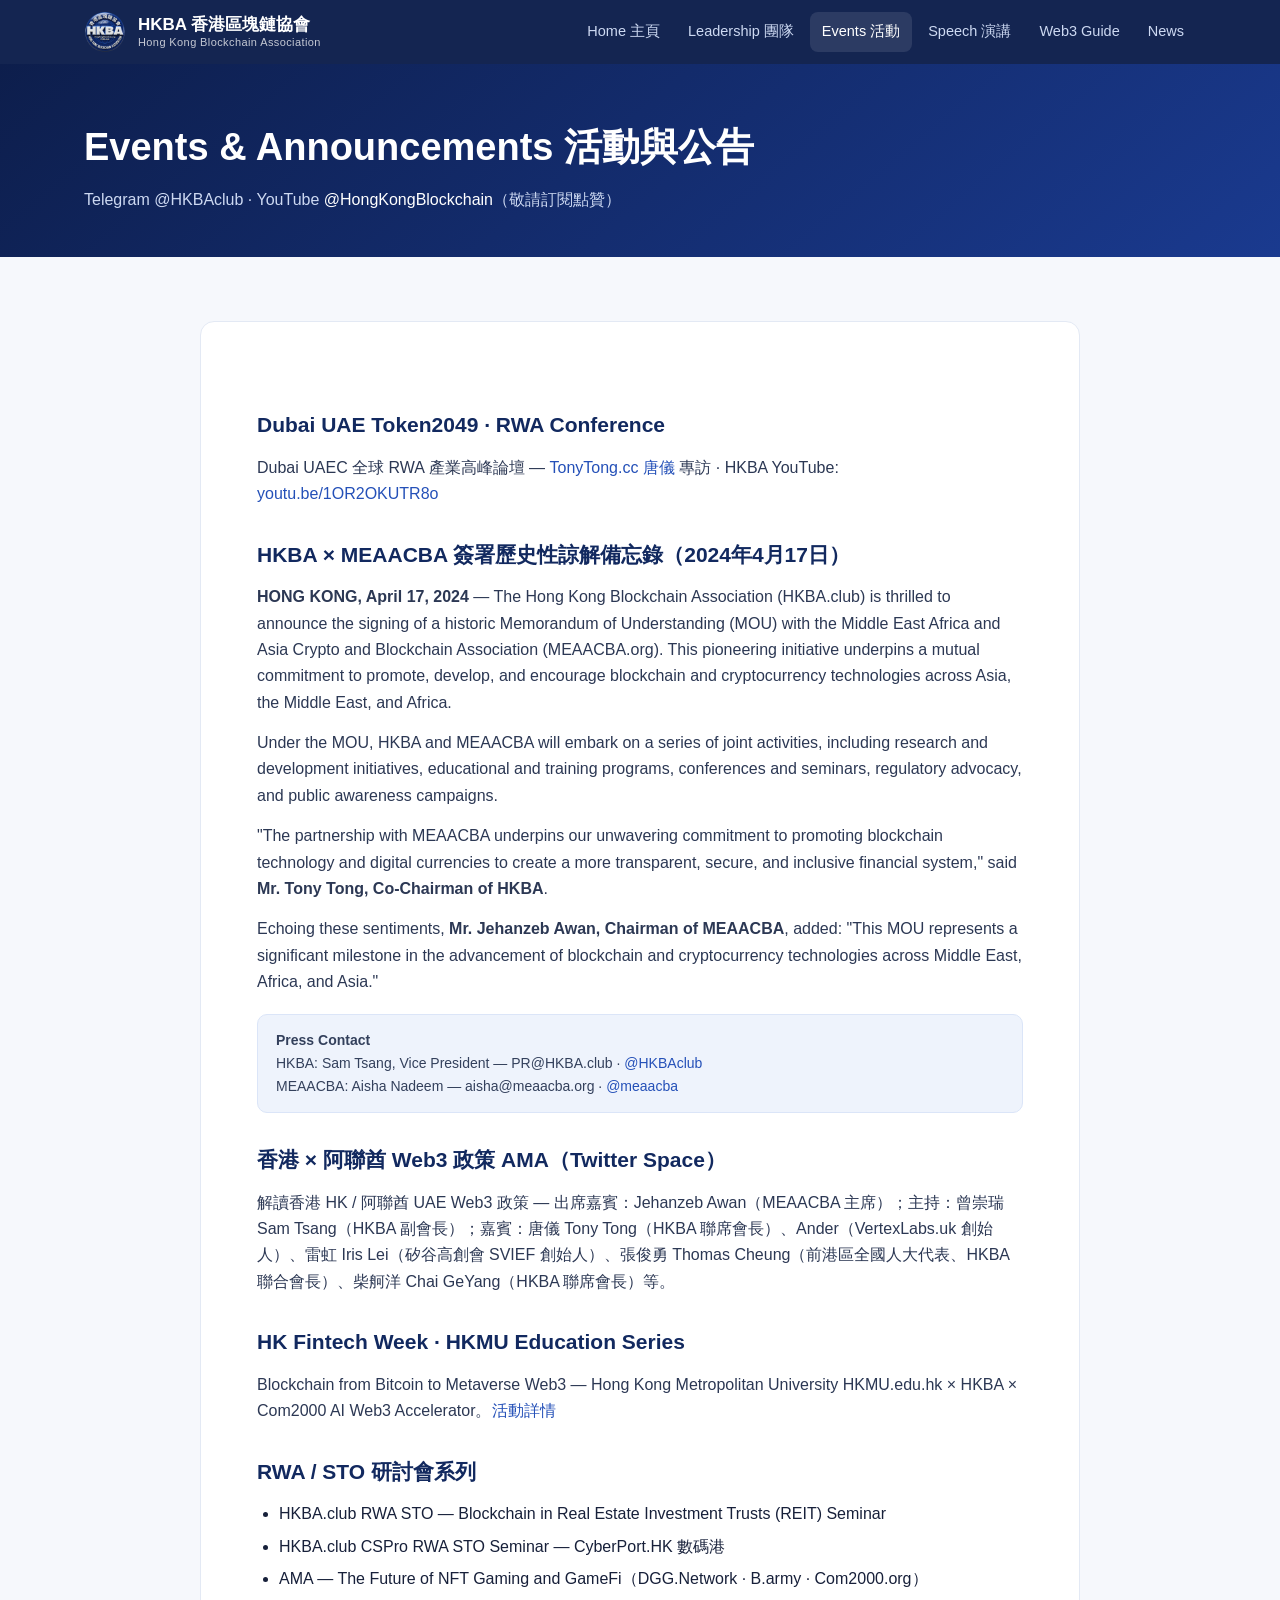
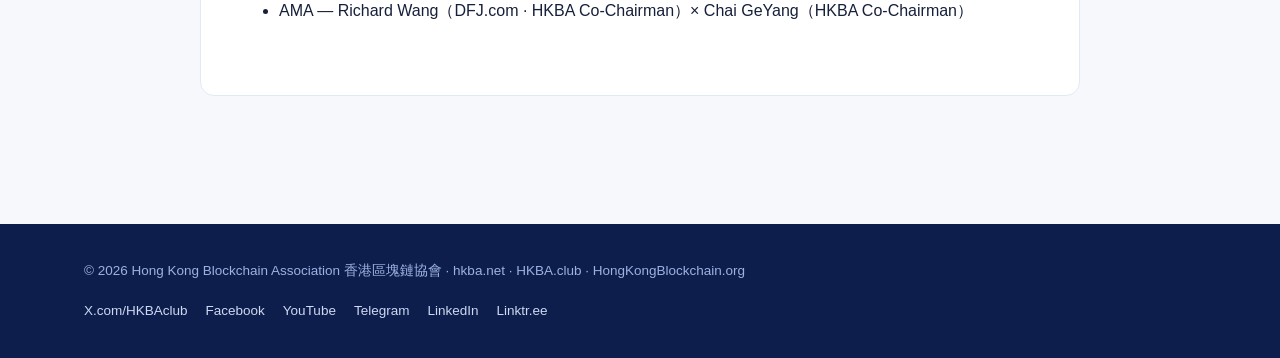
<file: events.html>
<!DOCTYPE html>
<html lang="zh-Hant">
<head>
<meta charset="UTF-8" />
<meta name="viewport" content="width=device-width, initial-scale=1.0" />
<title>Events 活動 — 香港區塊鏈協會 HKBA</title>
<meta name="description" content="HKBA 活動與公告：HKBA × MEAACBA 諒解備忘錄、香港-阿聯酋 Web3 政策 AMA、香港金融科技週等。" />
<meta property="og:title" content="Events 活動 — 香港區塊鏈協會 HKBA" />
<meta property="og:description" content="HKBA 活動與公告：HKBA × MEAACBA 諒解備忘錄、香港-阿聯酋 Web3 政策 AMA、香港金融科技週等。" />
<meta property="og:type" content="website" />
<meta property="og:url" content="https://hkba.net/events" />
<meta property="og:image" content="https://hkba.net/assets/img/logo.png" />
<meta property="og:site_name" content="Hong Kong Blockchain Association 香港區塊鏈協會" />
<meta property="og:locale" content="zh_HK" />
<meta property="og:locale:alternate" content="en_US" />
<link rel="canonical" href="https://hkba.net/events" />
<link rel="icon" type="image/png" href="assets/img/logo.png" />
<link rel="stylesheet" href="assets/css/style.css" />

</head>
<body>
<header class="site-head">
  <div class="wrap">
    <a class="brand" href="index.html">
      <img src="assets/img/logo.png" alt="HKBA logo" />
      <span class="t">HKBA 香港區塊鏈協會<small>Hong Kong Blockchain Association</small></span>
    </a>
    <button class="nav-toggle" onclick="document.querySelector('nav.main').classList.toggle('open')">☰ Menu</button>
    <nav class="main"><a href="index.html">Home 主頁</a><a href="leadership.html">Leadership 團隊</a><a href="events.html" class="on">Events 活動</a><a href="speech.html">Speech 演講</a><a href="web3listing-guide.html">Web3 Guide</a><a href="news.html">News</a></nav>
  </div>
</header>

<section class="page-head"><div class="wrap">
  <h1>Events & Announcements 活動與公告</h1>
  <p>Telegram @HKBAclub · YouTube <a style="color:#fff" href="https://www.youtube.com/@HongKongBlockchain">@HongKongBlockchain</a>（敬請訂閱點贊）</p>
</div></section>
<section class="section"><div class="wrap"><article class="article">
  <h2>Dubai UAE Token2049 · RWA Conference</h2>
  <p>Dubai UAEC 全球 RWA 產業高峰論壇 — <a href="https://TonyTong.cc" target="_blank" rel="noopener">TonyTong.cc 唐儀</a> 專訪 · HKBA YouTube: <a href="https://youtu.be/1OR2OKUTR8o" target="_blank" rel="noopener">youtu.be/1OR2OKUTR8o</a></p>

  <h2>HKBA × MEAACBA 簽署歷史性諒解備忘錄（2024年4月17日）</h2>
  <p><strong>HONG KONG, April 17, 2024</strong> — The Hong Kong Blockchain Association (HKBA.club) is thrilled to announce the signing of a historic Memorandum of Understanding (MOU) with the Middle East Africa and Asia Crypto and Blockchain Association (MEAACBA.org). This pioneering initiative underpins a mutual commitment to promote, develop, and encourage blockchain and cryptocurrency technologies across Asia, the Middle East, and Africa.</p>
  <p>Under the MOU, HKBA and MEAACBA will embark on a series of joint activities, including research and development initiatives, educational and training programs, conferences and seminars, regulatory advocacy, and public awareness campaigns.</p>
  <p>"The partnership with MEAACBA underpins our unwavering commitment to promoting blockchain technology and digital currencies to create a more transparent, secure, and inclusive financial system," said <strong>Mr. Tony Tong, Co-Chairman of HKBA</strong>.</p>
  <p>Echoing these sentiments, <strong>Mr. Jehanzeb Awan, Chairman of MEAACBA</strong>, added: "This MOU represents a significant milestone in the advancement of blockchain and cryptocurrency technologies across Middle East, Africa, and Asia."</p>
  <div class="note"><b>Press Contact</b><br>
  HKBA: Sam Tsang, Vice President — PR@HKBA.club · <a href="https://twitter.com/HKBAclub" target="_blank" rel="noopener">@HKBAclub</a><br>
  MEAACBA: Aisha Nadeem — aisha@meaacba.org · <a href="https://twitter.com/meaacba" target="_blank" rel="noopener">@meaacba</a></div>

  <h2>香港 × 阿聯酋 Web3 政策 AMA（Twitter Space）</h2>
  <p>解讀香港 HK / 阿聯酋 UAE Web3 政策 — 出席嘉賓：Jehanzeb Awan（MEAACBA 主席）；主持：曾崇瑞 Sam Tsang（HKBA 副會長）；嘉賓：唐儀 Tony Tong（HKBA 聯席會長）、Ander（VertexLabs.uk 創始人）、雷虹 Iris Lei（矽谷高創會 SVIEF 創始人）、張俊勇 Thomas Cheung（前港區全國人大代表、HKBA 聯合會長）、柴舸洋 Chai GeYang（HKBA 聯席會長）等。</p>

  <h2>HK Fintech Week · HKMU Education Series</h2>
  <p>Blockchain from Bitcoin to Metaverse Web3 — Hong Kong Metropolitan University HKMU.edu.hk × HKBA × Com2000 AI Web3 Accelerator。<a href="https://www.hongkong-fintech.hk/en/events/events-2021/hk-fintech-week-2021-satellite-event-hkmu-education-series-blockchain-from-bitcoin-to-nft-to-metaverse/" target="_blank" rel="noopener">活動詳情</a></p>

  <h2>RWA / STO 研討會系列</h2>
  <ul>
    <li>HKBA.club RWA STO — Blockchain in Real Estate Investment Trusts (REIT) Seminar</li>
    <li>HKBA.club CSPro RWA STO Seminar — CyberPort.HK 數碼港</li>
    <li>AMA — The Future of NFT Gaming and GameFi（DGG.Network · B.army · Com2000.org）</li>
    <li>AMA — Richard Wang（DFJ.com · HKBA Co-Chairman）× Chai GeYang（HKBA Co-Chairman）</li>
  </ul>
</article></div></section>

<footer class="site-foot">
  <div class="wrap">
    <div>© 2026 Hong Kong Blockchain Association 香港區塊鏈協會 · hkba.net · HKBA.club · HongKongBlockchain.org</div>
    <div class="cols">
      <a href="https://x.com/HKBAclub">X.com/HKBAclub</a>
      <a href="https://facebook.com/HongKongBA">Facebook</a>
      <a href="https://www.youtube.com/@HongKongBlockchain">YouTube</a>
      <a href="https://t.me/HKBAclub">Telegram</a>
      <a href="https://www.linkedin.com/company/hongkongblockchain">LinkedIn</a>
      <a href="https://linktr.ee/HKBA">Linktr.ee</a>
    </div>
  </div>
</footer>
<script>
document.addEventListener('click', e => {
  if (!e.target.closest('.site-head')) document.querySelector('nav.main')?.classList.remove('open');
});
</script>
</body>
</html>
</file>
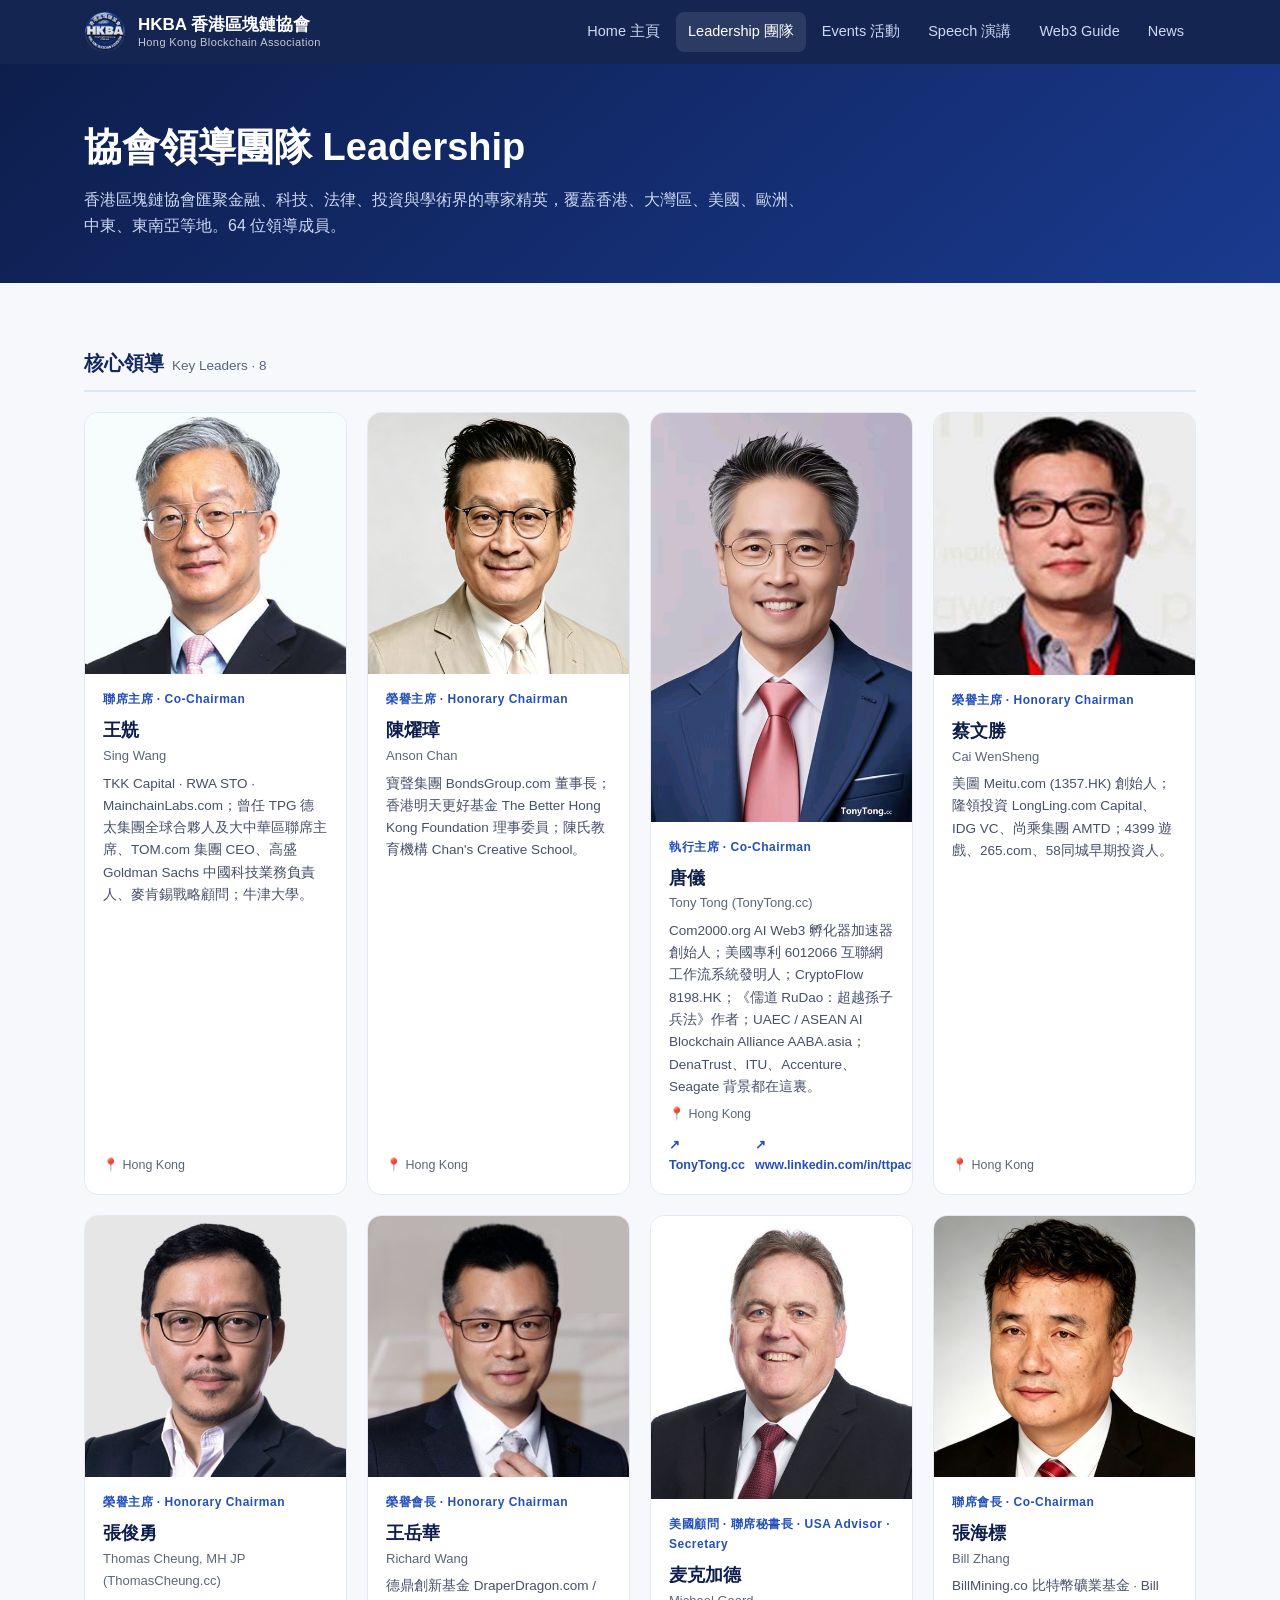
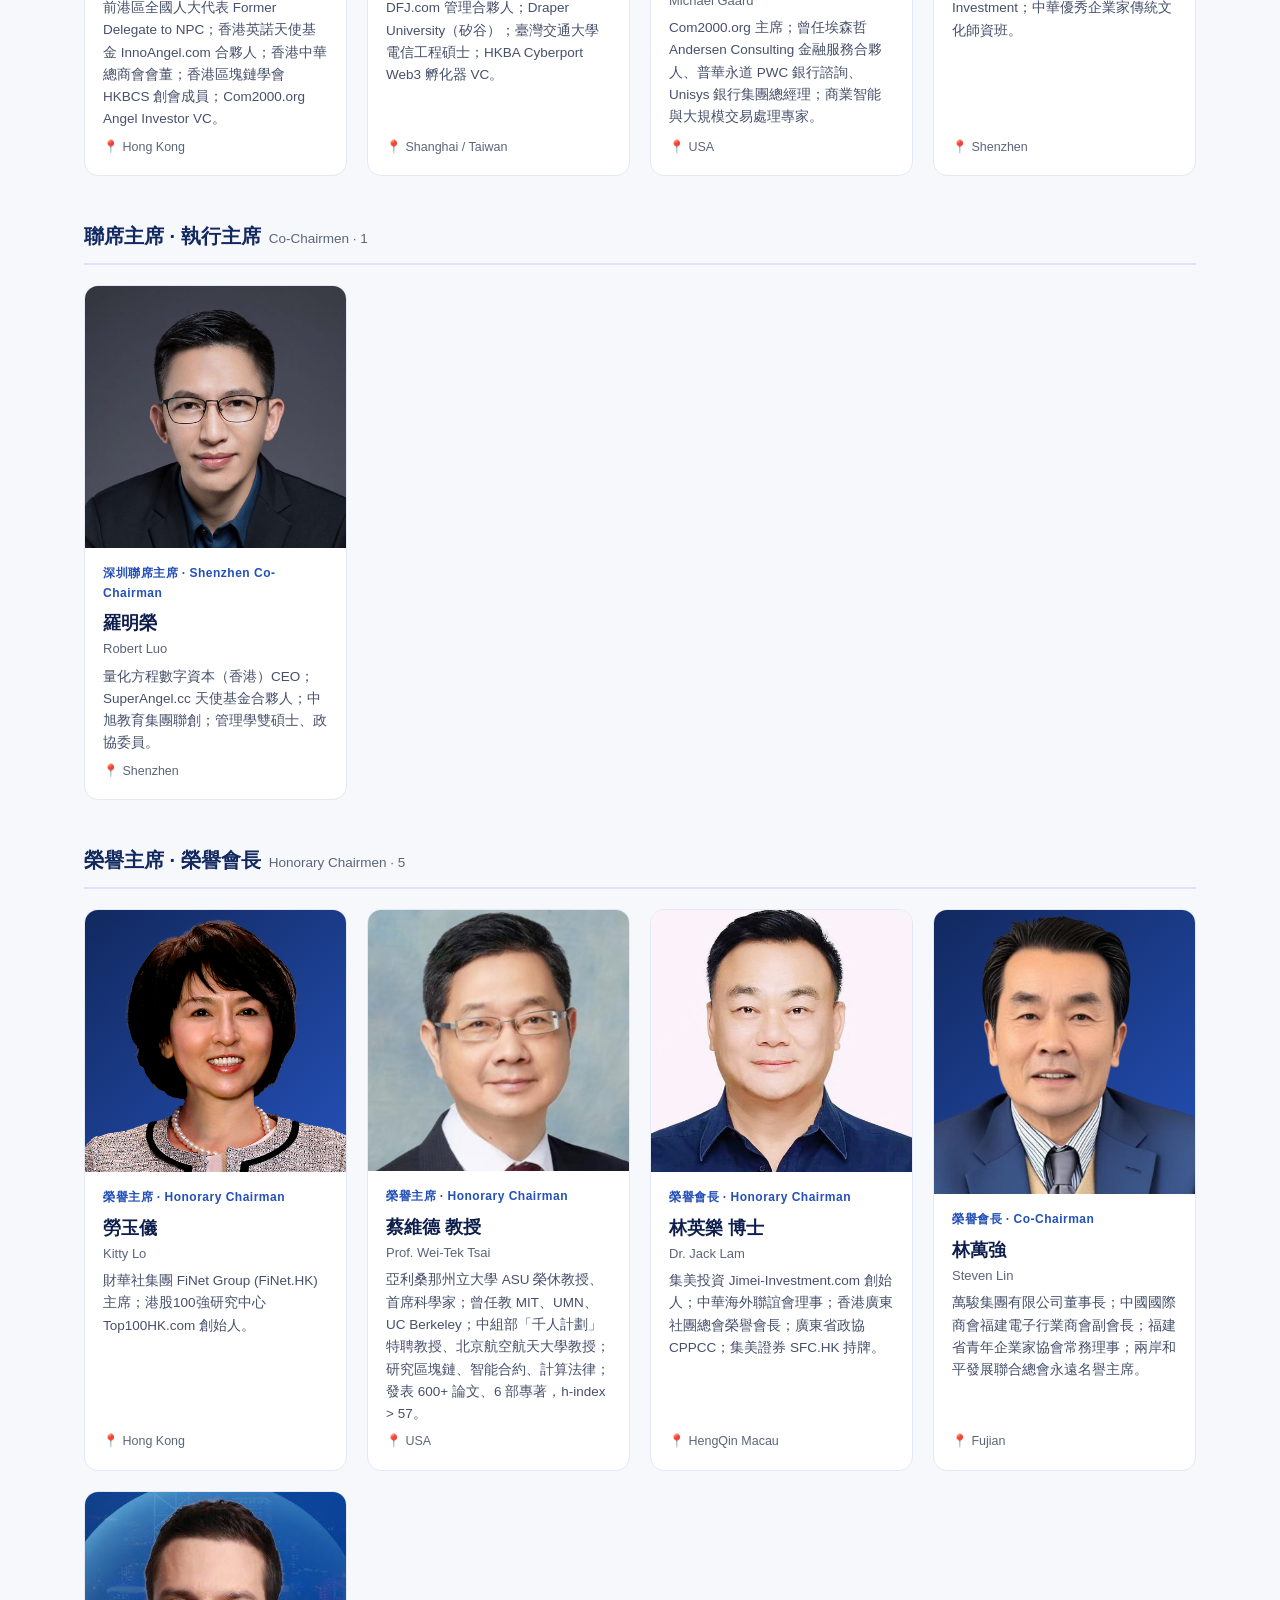
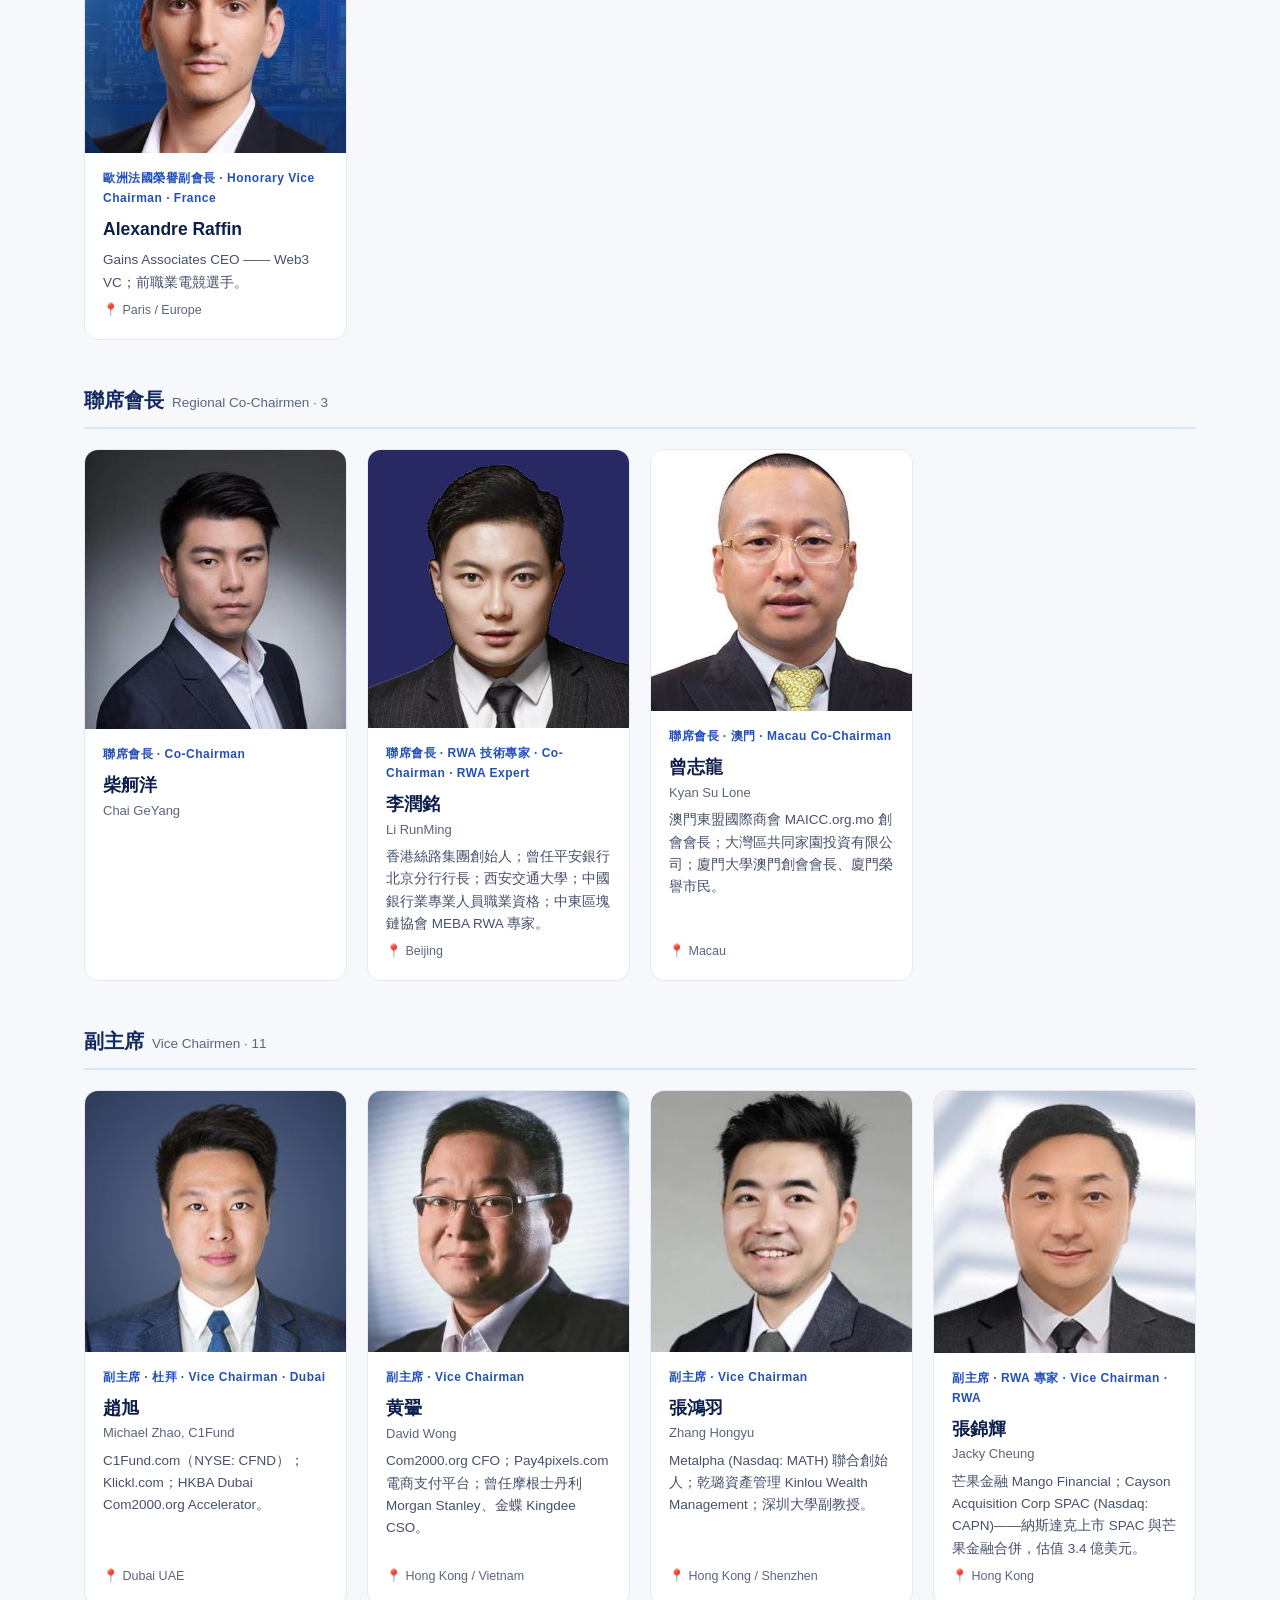
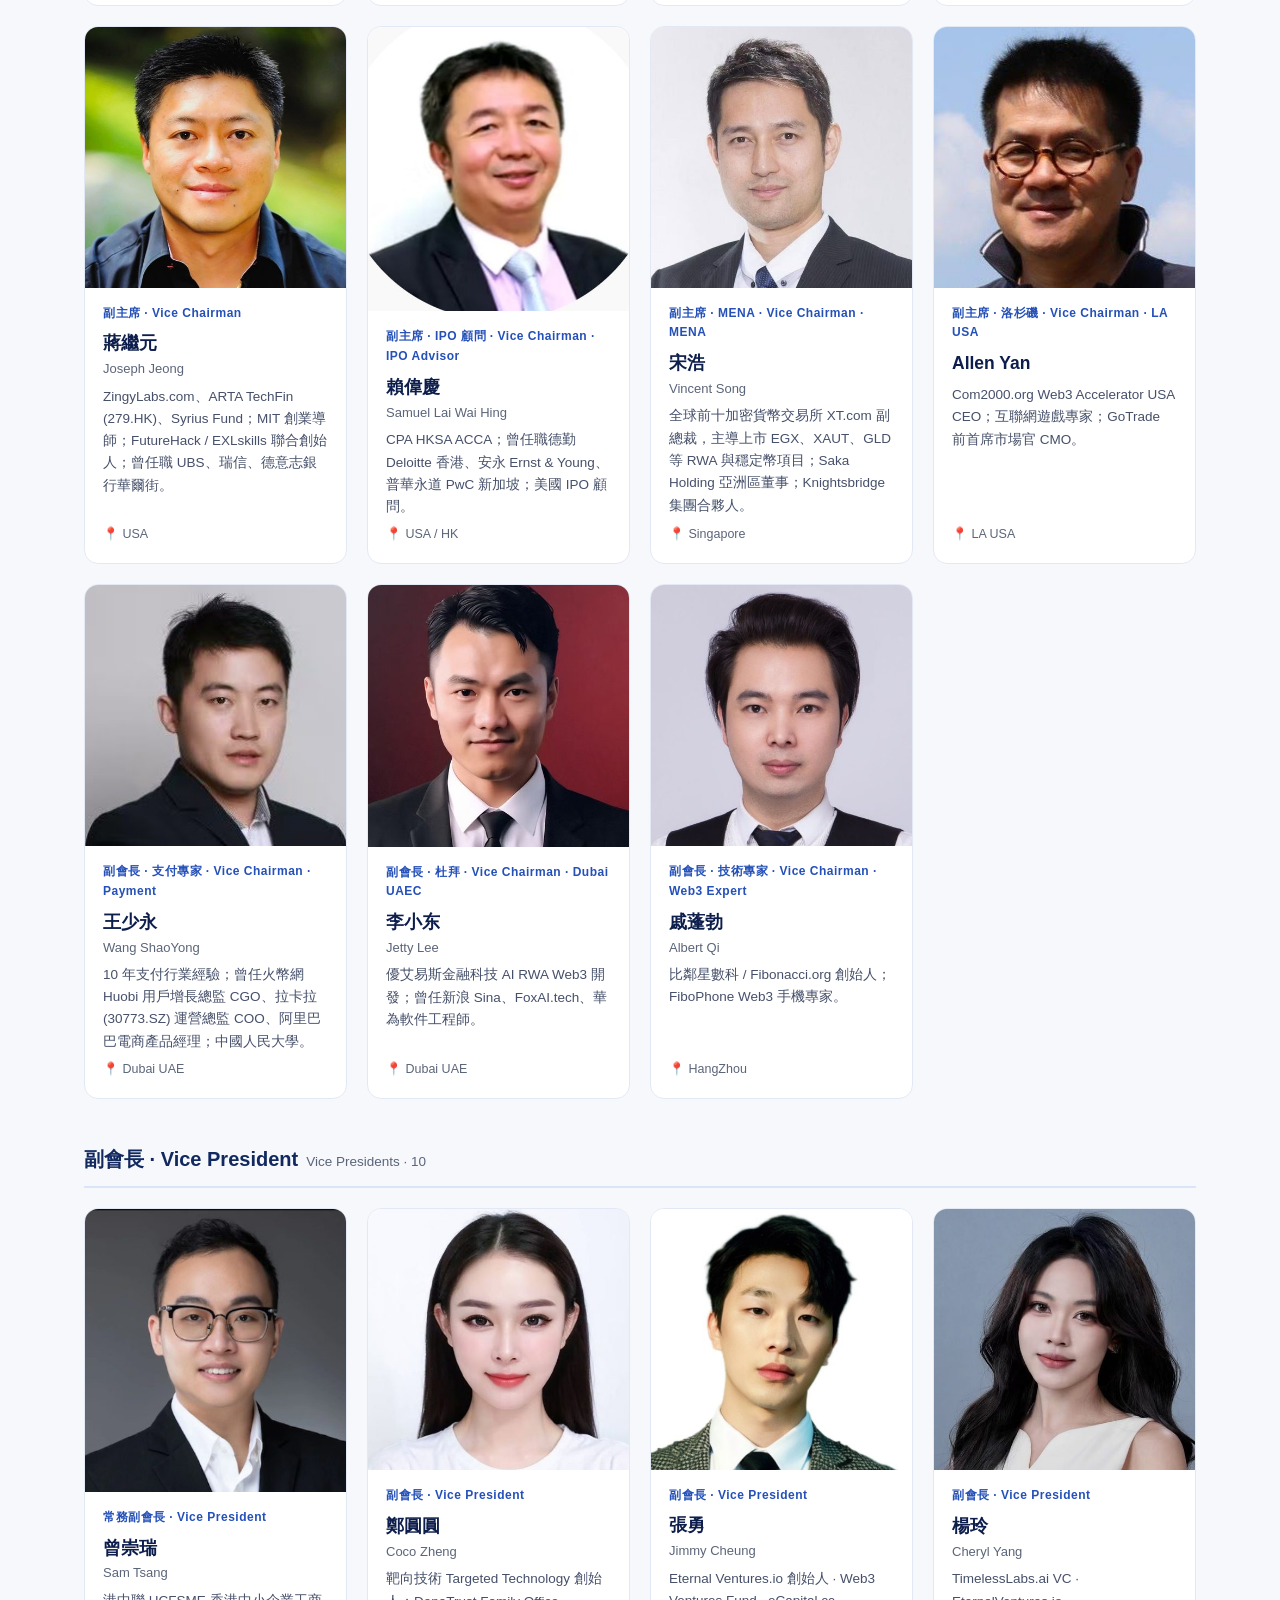
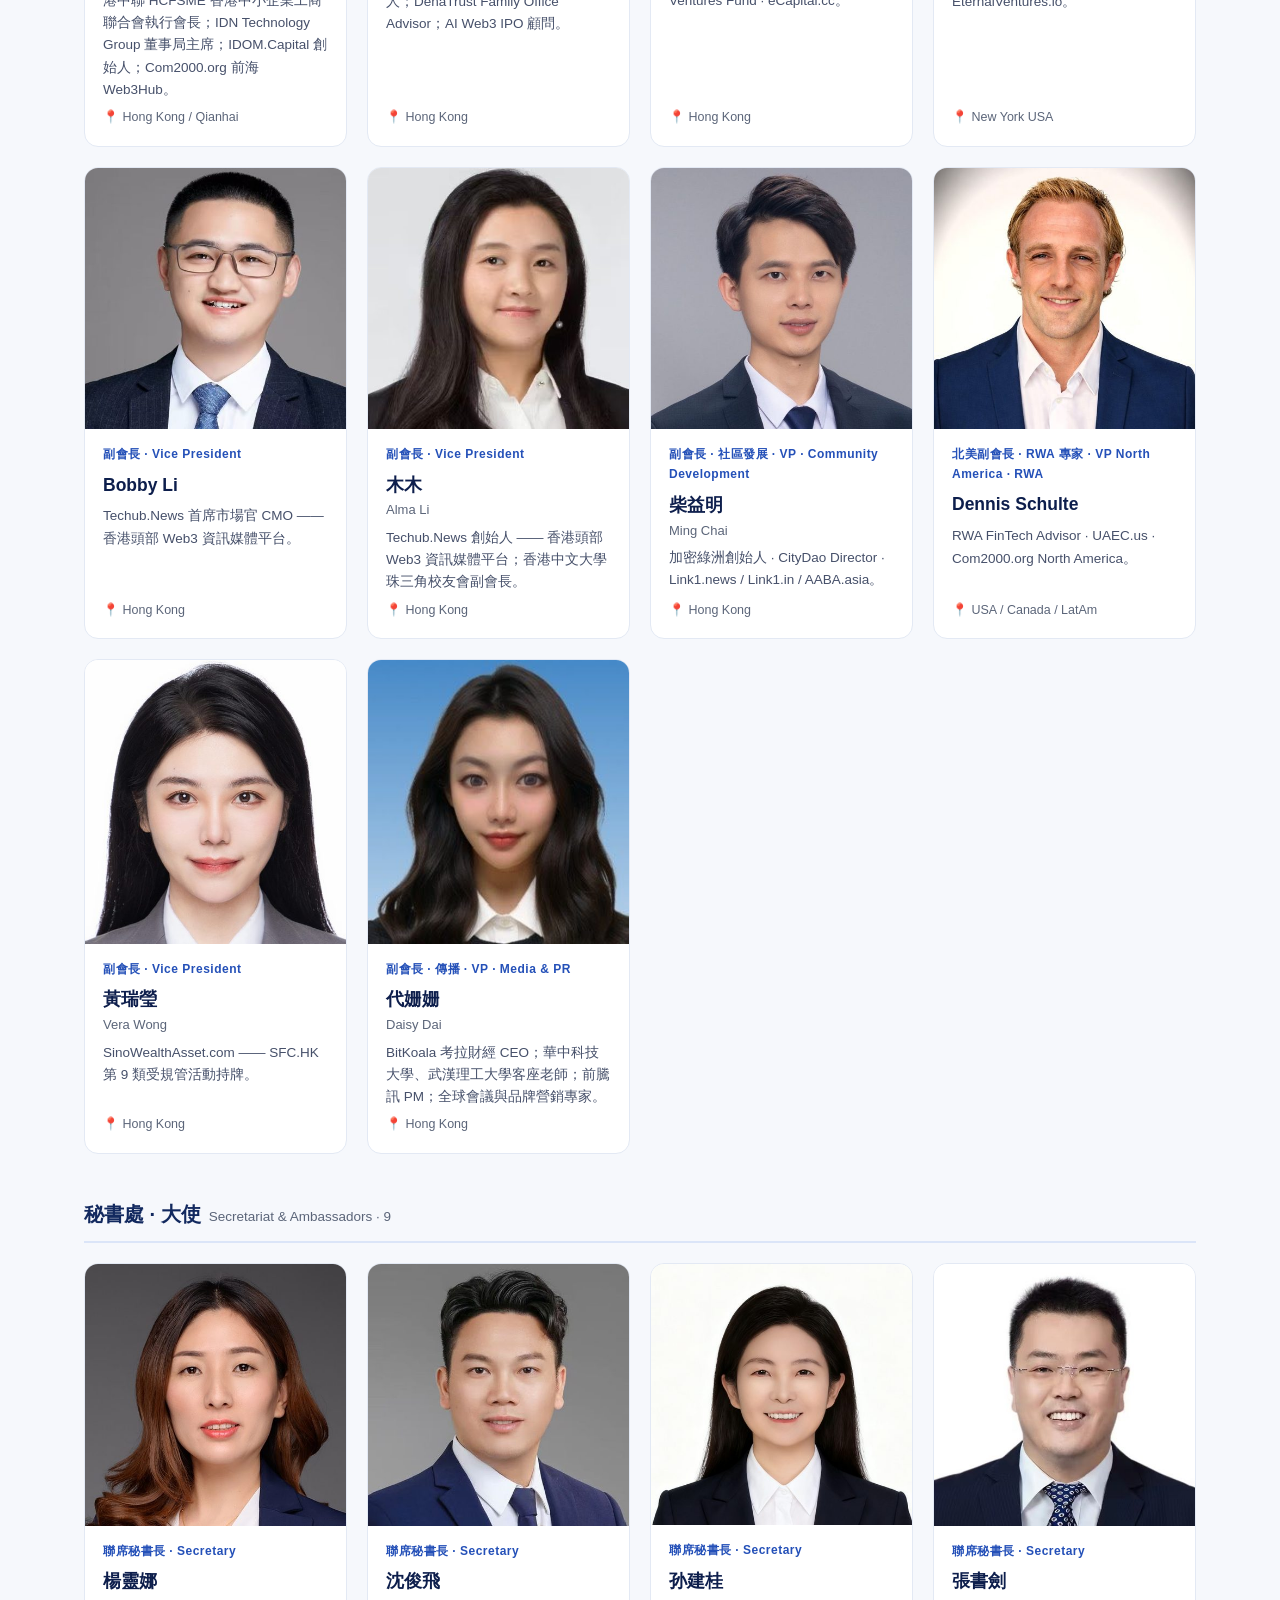
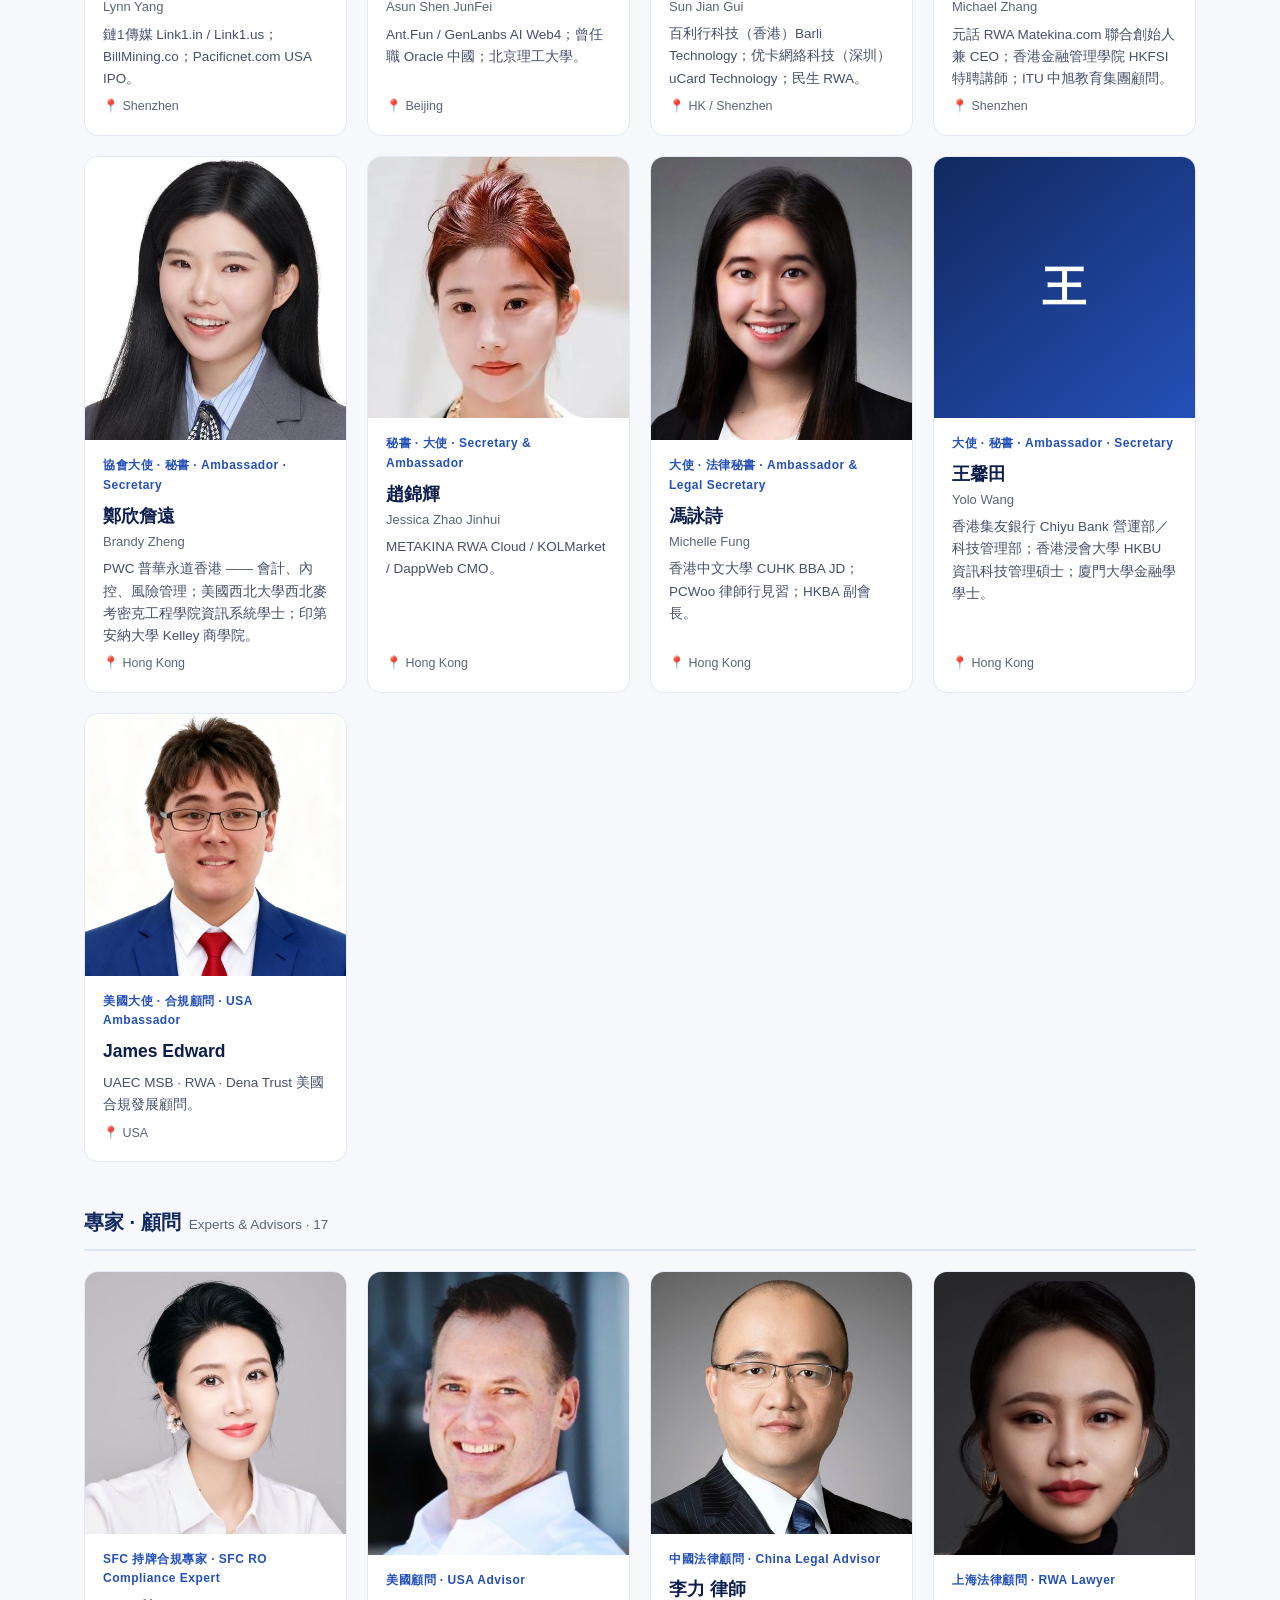
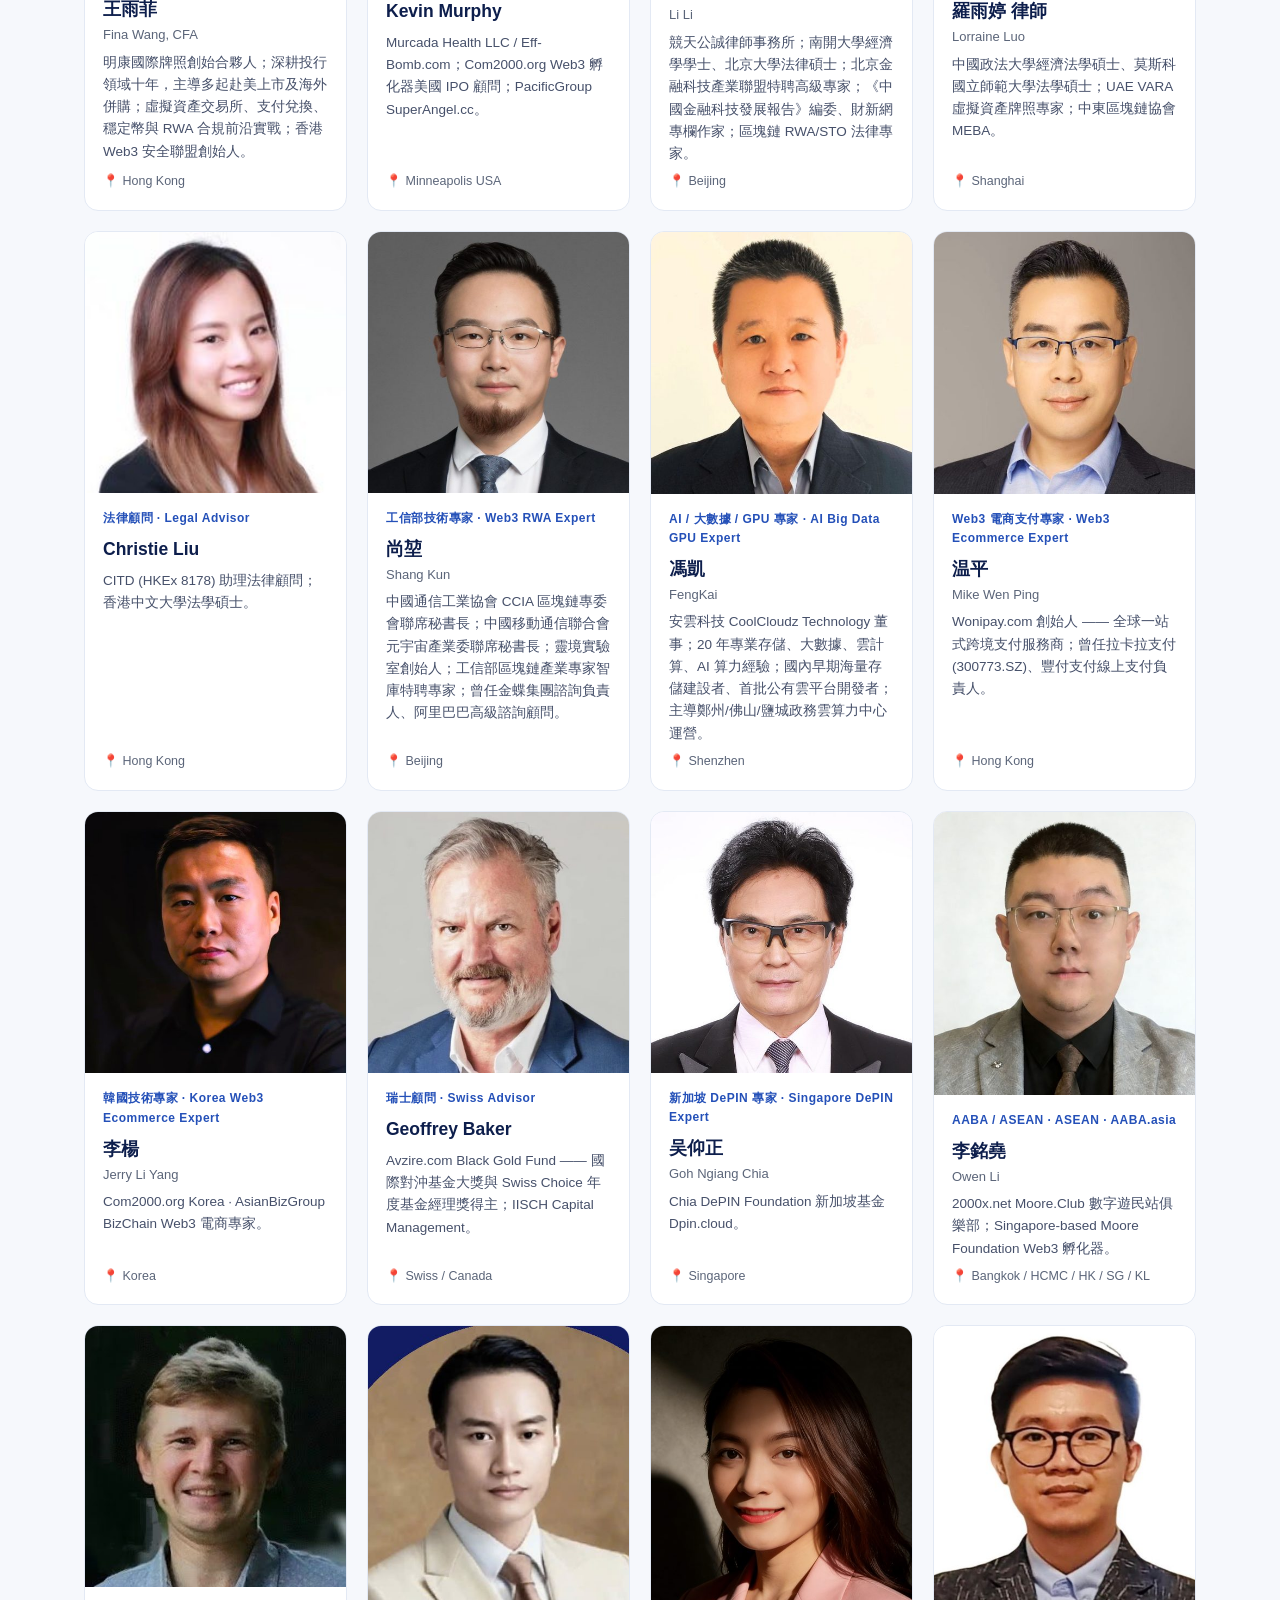
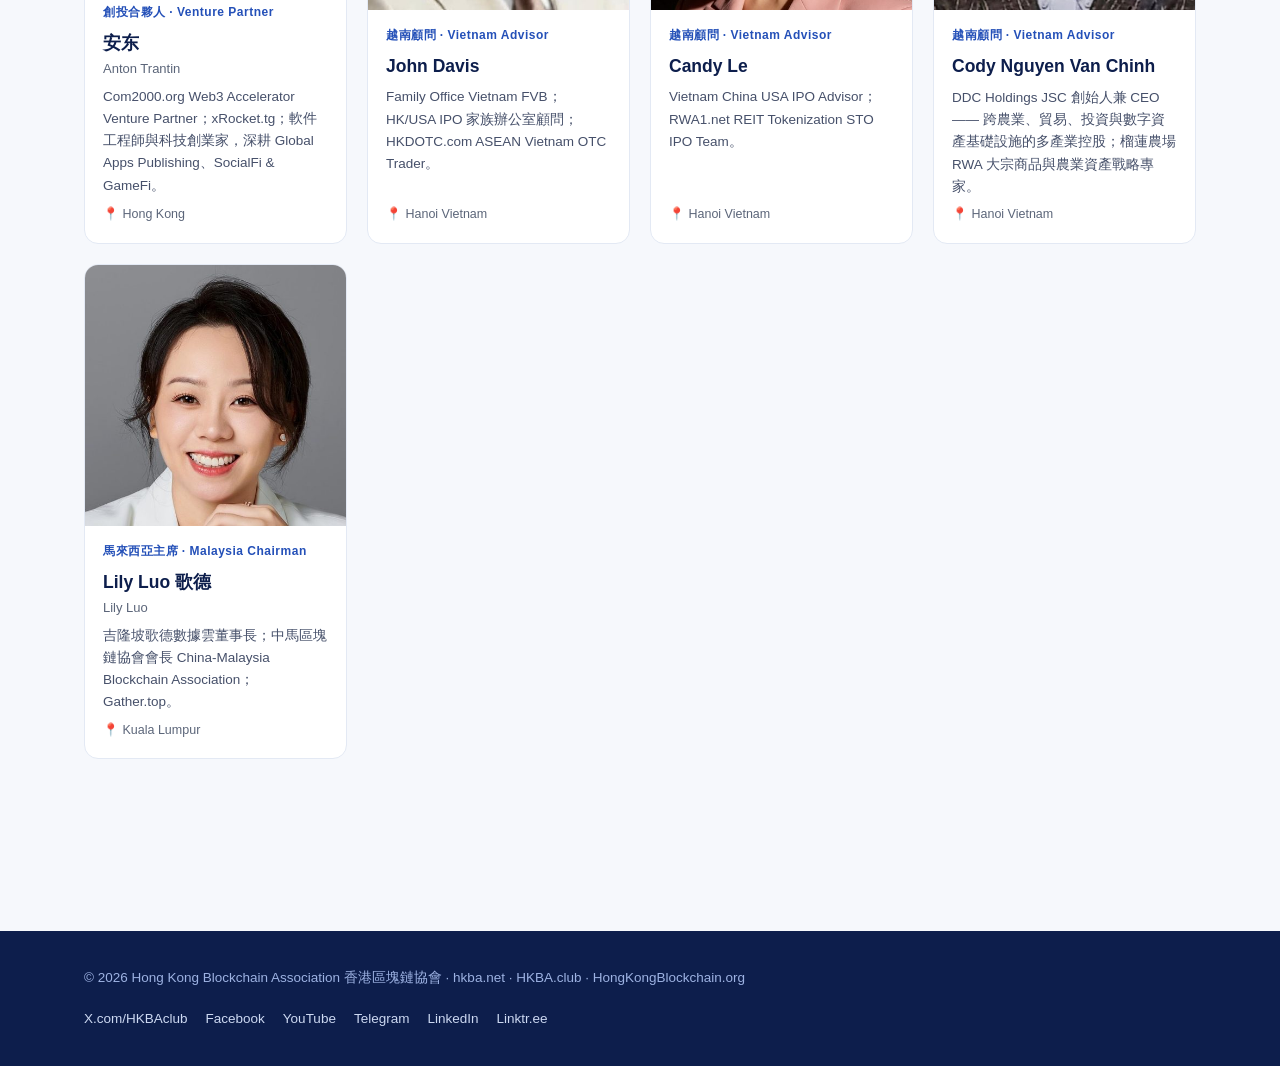
<file: leadership.html>
<!DOCTYPE html>
<html lang="zh-Hant">
<head>
<meta charset="UTF-8" />
<meta name="viewport" content="width=device-width, initial-scale=1.0" />
<title>Leadership 團隊 — 香港區塊鏈協會 HKBA</title>
<meta name="description" content="香港區塊鏈協會領導團隊：聯席主席、榮譽主席、聯席會長、副主席、秘書處與專家顧問。HKBA Leadership team — co-chairmen, honorary chairmen, vice chairmen, secretariat and advisors." />
<meta property="og:title" content="Leadership 團隊 — 香港區塊鏈協會 HKBA" />
<meta property="og:description" content="香港區塊鏈協會領導團隊：聯席主席、榮譽主席、聯席會長、副主席、秘書處與專家顧問。HKBA Leadership team — co-chairmen, honorary chairmen, vice chairmen, secretariat and advisors." />
<meta property="og:type" content="website" />
<meta property="og:url" content="https://hkba.net/leadership" />
<meta property="og:image" content="https://hkba.net/assets/img/logo.png" />
<meta property="og:site_name" content="Hong Kong Blockchain Association 香港區塊鏈協會" />
<meta property="og:locale" content="zh_HK" />
<meta property="og:locale:alternate" content="en_US" />
<link rel="canonical" href="https://hkba.net/leadership" />
<link rel="icon" type="image/png" href="assets/img/logo.png" />
<link rel="stylesheet" href="assets/css/style.css" />
<script type="application/ld+json">
{
  "@context": "https://schema.org",
  "@type": "ItemList",
  "name": "HKBA Key Leaders 核心領導",
  "itemListElement": [
    {"@type": "ListItem", "position": 1, "item": {"@type": "Person", "name": "Sing Wang 王兟", "jobTitle": "Co-Chairman · 聯席主席", "affiliation": {"@type": "Organization", "name": "Hong Kong Blockchain Association", "url": "https://hkba.net/"}}},
    {"@type": "ListItem", "position": 2, "item": {"@type": "Person", "name": "Anson Chan 陳燿璋", "jobTitle": "Honorary Chairman · 榮譽主席", "affiliation": {"@type": "Organization", "name": "Hong Kong Blockchain Association", "url": "https://hkba.net/"}}},
    {"@type": "ListItem", "position": 3, "item": {"@type": "Person", "name": "Tony Tong (TonyTong.cc) 唐儀", "jobTitle": "Co-Chairman · 執行主席", "affiliation": {"@type": "Organization", "name": "Hong Kong Blockchain Association", "url": "https://hkba.net/"}}},
    {"@type": "ListItem", "position": 4, "item": {"@type": "Person", "name": "Cai WenSheng 蔡文勝", "jobTitle": "Honorary Chairman · 榮譽主席", "affiliation": {"@type": "Organization", "name": "Hong Kong Blockchain Association", "url": "https://hkba.net/"}}},
    {"@type": "ListItem", "position": 5, "item": {"@type": "Person", "name": "Thomas Cheung, MH JP (ThomasCheung.cc) 張俊勇", "jobTitle": "Honorary Chairman · 榮譽主席", "affiliation": {"@type": "Organization", "name": "Hong Kong Blockchain Association", "url": "https://hkba.net/"}}},
    {"@type": "ListItem", "position": 6, "item": {"@type": "Person", "name": "Richard Wang 王岳華", "jobTitle": "Honorary Chairman · 榮譽會長", "affiliation": {"@type": "Organization", "name": "Hong Kong Blockchain Association", "url": "https://hkba.net/"}}},
    {"@type": "ListItem", "position": 7, "item": {"@type": "Person", "name": "Michael Gaard 麦克加德", "jobTitle": "USA Advisor · Secretary · 美國顧問 · 聯席秘書長", "affiliation": {"@type": "Organization", "name": "Hong Kong Blockchain Association", "url": "https://hkba.net/"}}},
    {"@type": "ListItem", "position": 8, "item": {"@type": "Person", "name": "Bill Zhang 張海標", "jobTitle": "Co-Chairman · 聯席會長", "affiliation": {"@type": "Organization", "name": "Hong Kong Blockchain Association", "url": "https://hkba.net/"}}}
  ]
}
</script>
</head>
<body>
<header class="site-head">
  <div class="wrap">
    <a class="brand" href="index.html">
      <img src="assets/img/logo.png" alt="HKBA logo" />
      <span class="t">HKBA 香港區塊鏈協會<small>Hong Kong Blockchain Association</small></span>
    </a>
    <button class="nav-toggle" onclick="document.querySelector('nav.main').classList.toggle('open')">☰ Menu</button>
    <nav class="main"><a href="index.html">Home 主頁</a><a href="leadership.html" class="on">Leadership 團隊</a><a href="events.html">Events 活動</a><a href="speech.html">Speech 演講</a><a href="web3listing-guide.html">Web3 Guide</a><a href="news.html">News</a></nav>
  </div>
</header>

<section class="page-head"><div class="wrap">
  <h1>協會領導團隊 Leadership</h1>
  <p>香港區塊鏈協會匯聚金融、科技、法律、投資與學術界的專家精英，覆蓋香港、大灣區、美國、歐洲、中東、東南亞等地。64 位領導成員。</p>
</div></section>
<section class="section"><div class="wrap">
<div class="role-group"><h3>核心領導<small>Key Leaders · 8</small></h3><div class="people-grid"><div class="person" data-role="聯席主席">
  <div class="ph"><img src="assets/img/people/sing-wang.jpg" alt="Sing Wang" loading="lazy" /></div>
  <div class="bd">
    <div class="role">聯席主席 · Co-Chairman</div>
    <div class="nm">王兟 <small>Sing Wang</small></div>
    <div class="bio">TKK Capital · RWA STO · MainchainLabs.com；曾任 TPG 德太集團全球合夥人及大中華區聯席主席、TOM.com 集團 CEO、高盛 Goldman Sachs 中國科技業務負責人、麥肯錫戰略顧問；牛津大學。</div>
    <div class="loc">📍 Hong Kong</div>
  </div>
</div>
<div class="person" data-role="榮譽主席">
  <div class="ph"><img src="assets/img/people/anson-chan.jpg" alt="Anson Chan" loading="lazy" /></div>
  <div class="bd">
    <div class="role">榮譽主席 · Honorary Chairman</div>
    <div class="nm">陳燿璋 <small>Anson Chan</small></div>
    <div class="bio">寶聲集團 BondsGroup.com 董事長；香港明天更好基金 The Better Hong Kong Foundation 理事委員；陳氏教育機構 Chan's Creative School。</div>
    <div class="loc">📍 Hong Kong</div>
  </div>
</div>
<div class="person" data-role="執行主席">
  <div class="ph"><img src="assets/img/people/tony-tong.jpg" alt="Tony Tong (TonyTong.cc)" loading="lazy" /></div>
  <div class="bd">
    <div class="role">執行主席 · Co-Chairman</div>
    <div class="nm">唐儀 <small>Tony Tong (TonyTong.cc)</small></div>
    <div class="bio">Com2000.org AI Web3 孵化器加速器創始人；美國專利 6012066 互聯網工作流系統發明人；CryptoFlow 8198.HK；《儒道 RuDao：超越孫子兵法》作者；UAEC / ASEAN AI Blockchain Alliance AABA.asia；DenaTrust、ITU、Accenture、Seagate 背景都在這裏。</div>
    <div class="loc">📍 Hong Kong</div><div class="lk"><a href="https://TonyTong.cc" target="_blank" rel="noopener">↗ TonyTong.cc</a><a href="https://www.linkedin.com/in/ttpact/" target="_blank" rel="noopener">↗ www.linkedin.com/in/ttpact</a></div>
  </div>
</div>
<div class="person" data-role="榮譽主席">
  <div class="ph"><img src="assets/img/people/cai-wensheng.jpg" alt="Cai WenSheng" loading="lazy" /></div>
  <div class="bd">
    <div class="role">榮譽主席 · Honorary Chairman</div>
    <div class="nm">蔡文勝 <small>Cai WenSheng</small></div>
    <div class="bio">美圖 Meitu.com (1357.HK) 創始人；隆領投資 LongLing.com Capital、IDG VC、尚乘集團 AMTD；4399 遊戲、265.com、58同城早期投資人。</div>
    <div class="loc">📍 Hong Kong</div>
  </div>
</div>
<div class="person" data-role="榮譽主席">
  <div class="ph"><img src="assets/img/people/thomas-cheung.jpg" alt="Thomas Cheung, MH JP (ThomasCheung.cc)" loading="lazy" /></div>
  <div class="bd">
    <div class="role">榮譽主席 · Honorary Chairman</div>
    <div class="nm">張俊勇 <small>Thomas Cheung, MH JP (ThomasCheung.cc)</small></div>
    <div class="bio">前港區全國人大代表 Former Delegate to NPC；香港英諾天使基金 InnoAngel.com 合夥人；香港中華總商會會董；香港區塊鏈學會 HKBCS 創會成員；Com2000.org Angel Investor VC。</div>
    <div class="loc">📍 Hong Kong</div>
  </div>
</div>
<div class="person" data-role="榮譽會長">
  <div class="ph"><img src="assets/img/people/richard-wang.jpg" alt="Richard Wang" loading="lazy" /></div>
  <div class="bd">
    <div class="role">榮譽會長 · Honorary Chairman</div>
    <div class="nm">王岳華 <small>Richard Wang</small></div>
    <div class="bio">德鼎創新基金 DraperDragon.com / DFJ.com 管理合夥人；Draper University（矽谷）；臺灣交通大學電信工程碩士；HKBA Cyberport Web3 孵化器 VC。</div>
    <div class="loc">📍 Shanghai / Taiwan</div>
  </div>
</div>
<div class="person" data-role="美國顧問 · 聯席秘書長">
  <div class="ph"><img src="assets/img/people/michael-gaard.jpg" alt="Michael Gaard" loading="lazy" /></div>
  <div class="bd">
    <div class="role">美國顧問 · 聯席秘書長 · USA Advisor · Secretary</div>
    <div class="nm">麦克加德 <small>Michael Gaard</small></div>
    <div class="bio">Com2000.org 主席；曾任埃森哲 Andersen Consulting 金融服務合夥人、普華永道 PWC 銀行諮詢、Unisys 銀行集團總經理；商業智能與大規模交易處理專家。</div>
    <div class="loc">📍 USA</div>
  </div>
</div>
<div class="person" data-role="聯席會長">
  <div class="ph"><img src="assets/img/people/bill-zhang.jpg" alt="Bill Zhang" loading="lazy" /></div>
  <div class="bd">
    <div class="role">聯席會長 · Co-Chairman</div>
    <div class="nm">張海標 <small>Bill Zhang</small></div>
    <div class="bio">BillMining.co 比特幣礦業基金 · Bill Investment；中華優秀企業家傳統文化師資班。</div>
    <div class="loc">📍 Shenzhen</div>
  </div>
</div></div></div>
<div class="role-group"><h3>聯席主席 · 執行主席<small>Co-Chairmen · 1</small></h3><div class="people-grid"><div class="person" data-role="深圳聯席主席">
  <div class="ph"><img src="assets/img/people/robert-luo.jpg" alt="Robert Luo" loading="lazy" /></div>
  <div class="bd">
    <div class="role">深圳聯席主席 · Shenzhen Co-Chairman</div>
    <div class="nm">羅明榮 <small>Robert Luo</small></div>
    <div class="bio">量化方程數字資本（香港）CEO；SuperAngel.cc 天使基金合夥人；中旭教育集團聯創；管理學雙碩士、政協委員。</div>
    <div class="loc">📍 Shenzhen</div>
  </div>
</div></div></div>
<div class="role-group"><h3>榮譽主席 · 榮譽會長<small>Honorary Chairmen · 5</small></h3><div class="people-grid"><div class="person" data-role="榮譽主席">
  <div class="ph"><img src="assets/img/people/kitty-lo.jpg" alt="Kitty Lo" loading="lazy" /></div>
  <div class="bd">
    <div class="role">榮譽主席 · Honorary Chairman</div>
    <div class="nm">勞玉儀 <small>Kitty Lo</small></div>
    <div class="bio">財華社集團 FiNet Group (FiNet.HK) 主席；港股100強研究中心 Top100HK.com 創始人。</div>
    <div class="loc">📍 Hong Kong</div>
  </div>
</div>
<div class="person" data-role="榮譽主席">
  <div class="ph"><img src="assets/img/people/wei-tek-tsai.jpg" alt="Prof. Wei-Tek Tsai" loading="lazy" /></div>
  <div class="bd">
    <div class="role">榮譽主席 · Honorary Chairman</div>
    <div class="nm">蔡維德 教授 <small>Prof. Wei-Tek Tsai</small></div>
    <div class="bio">亞利桑那州立大學 ASU 榮休教授、首席科學家；曾任教 MIT、UMN、UC Berkeley；中組部「千人計劃」特聘教授、北京航空航天大學教授；研究區塊鏈、智能合約、計算法律；發表 600+ 論文、6 部專著，h-index &gt; 57。</div>
    <div class="loc">📍 USA</div>
  </div>
</div>
<div class="person" data-role="榮譽會長">
  <div class="ph"><img src="assets/img/people/jack-lam.jpg" alt="Dr. Jack Lam" loading="lazy" /></div>
  <div class="bd">
    <div class="role">榮譽會長 · Honorary Chairman</div>
    <div class="nm">林英樂 博士 <small>Dr. Jack Lam</small></div>
    <div class="bio">集美投資 Jimei-Investment.com 創始人；中華海外聯誼會理事；香港廣東社團總會榮譽會長；廣東省政協 CPPCC；集美證券 SFC.HK 持牌。</div>
    <div class="loc">📍 HengQin Macau</div>
  </div>
</div>
<div class="person" data-role="榮譽會長">
  <div class="ph"><img src="assets/img/people/steven-lin.jpg" alt="Steven Lin" loading="lazy" /></div>
  <div class="bd">
    <div class="role">榮譽會長 · Co-Chairman</div>
    <div class="nm">林萬強 <small>Steven Lin</small></div>
    <div class="bio">萬駿集團有限公司董事長；中國國際商會福建電子行業商會副會長；福建省青年企業家協會常務理事；兩岸和平發展聯合總會永遠名譽主席。</div>
    <div class="loc">📍 Fujian</div>
  </div>
</div>
<div class="person" data-role="歐洲法國榮譽副會長">
  <div class="ph"><img src="assets/img/people/alexandre-raffin.jpg" alt="Alexandre Raffin" loading="lazy" /></div>
  <div class="bd">
    <div class="role">歐洲法國榮譽副會長 · Honorary Vice Chairman · France</div>
    <div class="nm">Alexandre Raffin</div>
    <div class="bio">Gains Associates CEO —— Web3 VC；前職業電競選手。</div>
    <div class="loc">📍 Paris / Europe</div>
  </div>
</div></div></div>
<div class="role-group"><h3>聯席會長<small>Regional Co-Chairmen · 3</small></h3><div class="people-grid"><div class="person" data-role="聯席會長">
  <div class="ph"><img src="assets/img/people/chai-geyang.jpg" alt="Chai GeYang" loading="lazy" /></div>
  <div class="bd">
    <div class="role">聯席會長 · Co-Chairman</div>
    <div class="nm">柴舸洋 <small>Chai GeYang</small></div>
    <div class="bio"></div>
    
  </div>
</div>
<div class="person" data-role="聯席會長 · RWA 技術專家">
  <div class="ph"><img src="assets/img/people/li-runming.jpg" alt="Li RunMing" loading="lazy" /></div>
  <div class="bd">
    <div class="role">聯席會長 · RWA 技術專家 · Co-Chairman · RWA Expert</div>
    <div class="nm">李潤銘 <small>Li RunMing</small></div>
    <div class="bio">香港絲路集團創始人；曾任平安銀行北京分行行長；西安交通大學；中國銀行業專業人員職業資格；中東區塊鏈協會 MEBA RWA 專家。</div>
    <div class="loc">📍 Beijing</div>
  </div>
</div>
<div class="person" data-role="聯席會長 · 澳門">
  <div class="ph"><img src="assets/img/people/kyan-sulone.jpg" alt="Kyan Su Lone" loading="lazy" /></div>
  <div class="bd">
    <div class="role">聯席會長 · 澳門 · Macau Co-Chairman</div>
    <div class="nm">曾志龍 <small>Kyan Su Lone</small></div>
    <div class="bio">澳門東盟國際商會 MAICC.org.mo 創會會長；大灣區共同家園投資有限公司；廈門大學澳門創會會長、廈門榮譽市民。</div>
    <div class="loc">📍 Macau</div>
  </div>
</div></div></div>
<div class="role-group"><h3>副主席<small>Vice Chairmen · 11</small></h3><div class="people-grid"><div class="person" data-role="副主席 · 杜拜">
  <div class="ph"><img src="assets/img/people/michael-zhao.jpg" alt="Michael Zhao, C1Fund" loading="lazy" /></div>
  <div class="bd">
    <div class="role">副主席 · 杜拜 · Vice Chairman · Dubai</div>
    <div class="nm">趙旭 <small>Michael Zhao, C1Fund</small></div>
    <div class="bio">C1Fund.com（NYSE: CFND）；Klickl.com；HKBA Dubai Com2000.org Accelerator。</div>
    <div class="loc">📍 Dubai UAE</div>
  </div>
</div>
<div class="person" data-role="副主席">
  <div class="ph"><img src="assets/img/people/david-wong.jpg" alt="David Wong" loading="lazy" /></div>
  <div class="bd">
    <div class="role">副主席 · Vice Chairman</div>
    <div class="nm">黄翬 <small>David Wong</small></div>
    <div class="bio">Com2000.org CFO；Pay4pixels.com 電商支付平台；曾任摩根士丹利 Morgan Stanley、金蝶 Kingdee CSO。</div>
    <div class="loc">📍 Hong Kong / Vietnam</div>
  </div>
</div>
<div class="person" data-role="副主席">
  <div class="ph"><img src="assets/img/people/zhang-hongyu.jpg" alt="Zhang Hongyu" loading="lazy" /></div>
  <div class="bd">
    <div class="role">副主席 · Vice Chairman</div>
    <div class="nm">張鴻羽 <small>Zhang Hongyu</small></div>
    <div class="bio">Metalpha (Nasdaq: MATH) 聯合創始人；乾璐資產管理 Kinlou Wealth Management；深圳大學副教授。</div>
    <div class="loc">📍 Hong Kong / Shenzhen</div>
  </div>
</div>
<div class="person" data-role="副主席 · RWA 專家">
  <div class="ph"><img src="assets/img/people/jacky-cheung.jpg" alt="Jacky Cheung" loading="lazy" /></div>
  <div class="bd">
    <div class="role">副主席 · RWA 專家 · Vice Chairman · RWA</div>
    <div class="nm">張錦輝 <small>Jacky Cheung</small></div>
    <div class="bio">芒果金融 Mango Financial；Cayson Acquisition Corp SPAC (Nasdaq: CAPN)——納斯達克上市 SPAC 與芒果金融合併，估值 3.4 億美元。</div>
    <div class="loc">📍 Hong Kong</div>
  </div>
</div>
<div class="person" data-role="副主席">
  <div class="ph"><img src="assets/img/people/joseph-jeong.jpg" alt="Joseph Jeong" loading="lazy" /></div>
  <div class="bd">
    <div class="role">副主席 · Vice Chairman</div>
    <div class="nm">蔣繼元 <small>Joseph Jeong</small></div>
    <div class="bio">ZingyLabs.com、ARTA TechFin (279.HK)、Syrius Fund；MIT 創業導師；FutureHack / EXLskills 聯合創始人；曾任職 UBS、瑞信、德意志銀行華爾街。</div>
    <div class="loc">📍 USA</div>
  </div>
</div>
<div class="person" data-role="副主席 · IPO 顧問">
  <div class="ph"><img src="assets/img/people/samuel-lai.jpg" alt="Samuel Lai Wai Hing" loading="lazy" /></div>
  <div class="bd">
    <div class="role">副主席 · IPO 顧問 · Vice Chairman · IPO Advisor</div>
    <div class="nm">賴偉慶 <small>Samuel Lai Wai Hing</small></div>
    <div class="bio">CPA HKSA ACCA；曾任職德勤 Deloitte 香港、安永 Ernst &amp; Young、普華永道 PwC 新加坡；美國 IPO 顧問。</div>
    <div class="loc">📍 USA / HK</div>
  </div>
</div>
<div class="person" data-role="副主席 · MENA">
  <div class="ph"><img src="assets/img/people/vincent-song.jpg" alt="Vincent Song" loading="lazy" /></div>
  <div class="bd">
    <div class="role">副主席 · MENA · Vice Chairman · MENA</div>
    <div class="nm">宋浩 <small>Vincent Song</small></div>
    <div class="bio">全球前十加密貨幣交易所 XT.com 副總裁，主導上市 EGX、XAUT、GLD 等 RWA 與穩定幣項目；Saka Holding 亞洲區董事；Knightsbridge 集團合夥人。</div>
    <div class="loc">📍 Singapore</div>
  </div>
</div>
<div class="person" data-role="副主席 · 洛杉磯">
  <div class="ph"><img src="assets/img/people/allen-yan.jpg" alt="Allen Yan" loading="lazy" /></div>
  <div class="bd">
    <div class="role">副主席 · 洛杉磯 · Vice Chairman · LA USA</div>
    <div class="nm">Allen Yan</div>
    <div class="bio">Com2000.org Web3 Accelerator USA CEO；互聯網遊戲專家；GoTrade 前首席市場官 CMO。</div>
    <div class="loc">📍 LA USA</div>
  </div>
</div>
<div class="person" data-role="副會長 · 支付專家">
  <div class="ph"><img src="assets/img/people/wang-shaoyong.jpg" alt="Wang ShaoYong" loading="lazy" /></div>
  <div class="bd">
    <div class="role">副會長 · 支付專家 · Vice Chairman · Payment</div>
    <div class="nm">王少永 <small>Wang ShaoYong</small></div>
    <div class="bio">10 年支付行業經驗；曾任火幣網 Huobi 用戶增長總監 CGO、拉卡拉 (30773.SZ) 運營總監 COO、阿里巴巴電商產品經理；中國人民大學。</div>
    <div class="loc">📍 Dubai UAE</div>
  </div>
</div>
<div class="person" data-role="副會長 · 杜拜">
  <div class="ph"><img src="assets/img/people/jetty-lee.jpg" alt="Jetty Lee" loading="lazy" /></div>
  <div class="bd">
    <div class="role">副會長 · 杜拜 · Vice Chairman · Dubai UAEC</div>
    <div class="nm">李小东 <small>Jetty Lee</small></div>
    <div class="bio">優艾易斯金融科技 AI RWA Web3 開發；曾任新浪 Sina、FoxAI.tech、華為軟件工程師。</div>
    <div class="loc">📍 Dubai UAE</div>
  </div>
</div>
<div class="person" data-role="副會長 · 技術專家">
  <div class="ph"><img src="assets/img/people/albert-qi.jpg" alt="Albert Qi" loading="lazy" /></div>
  <div class="bd">
    <div class="role">副會長 · 技術專家 · Vice Chairman · Web3 Expert</div>
    <div class="nm">戚蓬勃 <small>Albert Qi</small></div>
    <div class="bio">比鄰星數科 / Fibonacci.org 創始人；FiboPhone Web3 手機專家。</div>
    <div class="loc">📍 HangZhou</div>
  </div>
</div></div></div>
<div class="role-group"><h3>副會長 · Vice President<small>Vice Presidents · 10</small></h3><div class="people-grid"><div class="person" data-role="常務副會長">
  <div class="ph"><img src="assets/img/people/sam-tsang.jpg" alt="Sam Tsang" loading="lazy" /></div>
  <div class="bd">
    <div class="role">常務副會長 · Vice President</div>
    <div class="nm">曾崇瑞 <small>Sam Tsang</small></div>
    <div class="bio">港中聯 HCFSME 香港中小企業工商聯合會執行會長；IDN Technology Group 董事局主席；IDOM.Capital 創始人；Com2000.org 前海 Web3Hub。</div>
    <div class="loc">📍 Hong Kong / Qianhai</div>
  </div>
</div>
<div class="person" data-role="副會長">
  <div class="ph"><img src="assets/img/people/coco-zheng.jpg" alt="Coco Zheng" loading="lazy" /></div>
  <div class="bd">
    <div class="role">副會長 · Vice President</div>
    <div class="nm">鄭圓圓 <small>Coco Zheng</small></div>
    <div class="bio">靶向技術 Targeted Technology 創始人；DenaTrust Family Office Advisor；AI Web3 IPO 顧問。</div>
    <div class="loc">📍 Hong Kong</div>
  </div>
</div>
<div class="person" data-role="副會長">
  <div class="ph"><img src="assets/img/people/jimmy-cheung.jpg" alt="Jimmy Cheung" loading="lazy" /></div>
  <div class="bd">
    <div class="role">副會長 · Vice President</div>
    <div class="nm">張勇 <small>Jimmy Cheung</small></div>
    <div class="bio">Eternal Ventures.io 創始人 · Web3 Ventures Fund · eCapital.cc。</div>
    <div class="loc">📍 Hong Kong</div>
  </div>
</div>
<div class="person" data-role="副會長">
  <div class="ph"><img src="assets/img/people/cheryl-yang.jpg" alt="Cheryl Yang" loading="lazy" /></div>
  <div class="bd">
    <div class="role">副會長 · Vice President</div>
    <div class="nm">楊玲 <small>Cheryl Yang</small></div>
    <div class="bio">TimelessLabs.ai VC · EternalVentures.io。</div>
    <div class="loc">📍 New York USA</div>
  </div>
</div>
<div class="person" data-role="副會長">
  <div class="ph"><img src="assets/img/people/bobby-li.jpg" alt="Bobby Li" loading="lazy" /></div>
  <div class="bd">
    <div class="role">副會長 · Vice President</div>
    <div class="nm">Bobby Li</div>
    <div class="bio">Techub.News 首席市場官 CMO —— 香港頭部 Web3 資訊媒體平台。</div>
    <div class="loc">📍 Hong Kong</div>
  </div>
</div>
<div class="person" data-role="副會長">
  <div class="ph"><img src="assets/img/people/alma-li.jpg" alt="Alma Li" loading="lazy" /></div>
  <div class="bd">
    <div class="role">副會長 · Vice President</div>
    <div class="nm">木木 <small>Alma Li</small></div>
    <div class="bio">Techub.News 創始人 —— 香港頭部 Web3 資訊媒體平台；香港中文大學珠三角校友會副會長。</div>
    <div class="loc">📍 Hong Kong</div>
  </div>
</div>
<div class="person" data-role="副會長 · 社區發展">
  <div class="ph"><img src="assets/img/people/ming-chai.jpg" alt="Ming Chai" loading="lazy" /></div>
  <div class="bd">
    <div class="role">副會長 · 社區發展 · VP · Community Development</div>
    <div class="nm">柴益明 <small>Ming Chai</small></div>
    <div class="bio">加密綠洲創始人 · CityDao Director · Link1.news / Link1.in / AABA.asia。</div>
    <div class="loc">📍 Hong Kong</div>
  </div>
</div>
<div class="person" data-role="北美副會長 · RWA 專家">
  <div class="ph"><img src="assets/img/people/dennis-schulte.jpg" alt="Dennis Schulte" loading="lazy" /></div>
  <div class="bd">
    <div class="role">北美副會長 · RWA 專家 · VP North America · RWA</div>
    <div class="nm">Dennis Schulte</div>
    <div class="bio">RWA FinTech Advisor · UAEC.us · Com2000.org North America。</div>
    <div class="loc">📍 USA / Canada / LatAm</div>
  </div>
</div>
<div class="person" data-role="副會長">
  <div class="ph"><img src="assets/img/people/vera-wong.jpg" alt="Vera Wong" loading="lazy" /></div>
  <div class="bd">
    <div class="role">副會長 · Vice President</div>
    <div class="nm">黃瑞瑩 <small>Vera Wong</small></div>
    <div class="bio">SinoWealthAsset.com —— SFC.HK 第 9 類受規管活動持牌。</div>
    <div class="loc">📍 Hong Kong</div>
  </div>
</div>
<div class="person" data-role="副會長 · 傳播">
  <div class="ph"><img src="assets/img/people/daisy-dai.jpg" alt="Daisy Dai" loading="lazy" /></div>
  <div class="bd">
    <div class="role">副會長 · 傳播 · VP · Media &amp; PR</div>
    <div class="nm">代姗姗 <small>Daisy Dai</small></div>
    <div class="bio">BitKoala 考拉財經 CEO；華中科技大學、武漢理工大學客座老師；前騰訊 PM；全球會議與品牌營銷專家。</div>
    <div class="loc">📍 Hong Kong</div>
  </div>
</div></div></div>
<div class="role-group"><h3>秘書處 · 大使<small>Secretariat & Ambassadors · 9</small></h3><div class="people-grid"><div class="person" data-role="聯席秘書長">
  <div class="ph"><img src="assets/img/people/lynn-yang.jpg" alt="Lynn Yang" loading="lazy" /></div>
  <div class="bd">
    <div class="role">聯席秘書長 · Secretary</div>
    <div class="nm">楊靈娜 <small>Lynn Yang</small></div>
    <div class="bio">鏈1傳媒 Link1.in / Link1.us；BillMining.co；Pacificnet.com USA IPO。</div>
    <div class="loc">📍 Shenzhen</div>
  </div>
</div>
<div class="person" data-role="聯席秘書長">
  <div class="ph"><img src="assets/img/people/asun-shen.jpg" alt="Asun Shen JunFei" loading="lazy" /></div>
  <div class="bd">
    <div class="role">聯席秘書長 · Secretary</div>
    <div class="nm">沈俊飛 <small>Asun Shen JunFei</small></div>
    <div class="bio">Ant.Fun / GenLanbs AI Web4；曾任職 Oracle 中國；北京理工大學。</div>
    <div class="loc">📍 Beijing</div>
  </div>
</div>
<div class="person" data-role="聯席秘書長">
  <div class="ph"><img src="assets/img/people/sun-jiangui.jpg" alt="Sun Jian Gui" loading="lazy" /></div>
  <div class="bd">
    <div class="role">聯席秘書長 · Secretary</div>
    <div class="nm">孙建桂 <small>Sun Jian Gui</small></div>
    <div class="bio">百利行科技（香港）Barli Technology；优卡網絡科技（深圳）uCard Technology；民生 RWA。</div>
    <div class="loc">📍 HK / Shenzhen</div>
  </div>
</div>
<div class="person" data-role="聯席秘書長">
  <div class="ph"><img src="assets/img/people/michael-zhang.jpg" alt="Michael Zhang" loading="lazy" /></div>
  <div class="bd">
    <div class="role">聯席秘書長 · Secretary</div>
    <div class="nm">張書劍 <small>Michael Zhang</small></div>
    <div class="bio">元話 RWA Matekina.com 聯合創始人兼 CEO；香港金融管理學院 HKFSI 特聘講師；ITU 中旭教育集團顧問。</div>
    <div class="loc">📍 Shenzhen</div>
  </div>
</div>
<div class="person" data-role="協會大使 · 秘書">
  <div class="ph"><img src="assets/img/people/brandy-zheng.jpg" alt="Brandy Zheng" loading="lazy" /></div>
  <div class="bd">
    <div class="role">協會大使 · 秘書 · Ambassador · Secretary</div>
    <div class="nm">鄭欣詹遠 <small>Brandy Zheng</small></div>
    <div class="bio">PWC 普華永道香港 —— 會計、內控、風險管理；美國西北大學西北麥考密克工程學院資訊系統學士；印第安納大學 Kelley 商學院。</div>
    <div class="loc">📍 Hong Kong</div>
  </div>
</div>
<div class="person" data-role="秘書 · 大使">
  <div class="ph"><img src="assets/img/people/jessica-zhao.jpg" alt="Jessica Zhao Jinhui" loading="lazy" /></div>
  <div class="bd">
    <div class="role">秘書 · 大使 · Secretary &amp; Ambassador</div>
    <div class="nm">趙錦輝 <small>Jessica Zhao Jinhui</small></div>
    <div class="bio">METAKINA RWA Cloud / KOLMarket / DappWeb CMO。</div>
    <div class="loc">📍 Hong Kong</div>
  </div>
</div>
<div class="person" data-role="大使 · 法律秘書">
  <div class="ph"><img src="assets/img/people/michelle-fung.jpg" alt="Michelle Fung" loading="lazy" /></div>
  <div class="bd">
    <div class="role">大使 · 法律秘書 · Ambassador &amp; Legal Secretary</div>
    <div class="nm">馮詠詩 <small>Michelle Fung</small></div>
    <div class="bio">香港中文大學 CUHK BBA JD；PCWoo 律師行見習；HKBA 副會長。</div>
    <div class="loc">📍 Hong Kong</div>
  </div>
</div>
<div class="person" data-role="大使 · 秘書">
  <div class="ph">王</div>
  <div class="bd">
    <div class="role">大使 · 秘書 · Ambassador · Secretary</div>
    <div class="nm">王馨田 <small>Yolo Wang</small></div>
    <div class="bio">香港集友銀行 Chiyu Bank 營運部／科技管理部；香港浸會大學 HKBU 資訊科技管理碩士；廈門大學金融學學士。</div>
    <div class="loc">📍 Hong Kong</div>
  </div>
</div>
<div class="person" data-role="美國大使 · 合規顧問">
  <div class="ph"><img src="assets/img/people/james-edward.jpg" alt="James Edward" loading="lazy" /></div>
  <div class="bd">
    <div class="role">美國大使 · 合規顧問 · USA Ambassador</div>
    <div class="nm">James Edward</div>
    <div class="bio">UAEC MSB · RWA · Dena Trust 美國合規發展顧問。</div>
    <div class="loc">📍 USA</div>
  </div>
</div></div></div>
<div class="role-group"><h3>專家 · 顧問<small>Experts & Advisors · 17</small></h3><div class="people-grid"><div class="person" data-role="SFC 持牌合規專家">
  <div class="ph"><img src="assets/img/people/fina-wang.jpg" alt="Fina Wang, CFA" loading="lazy" /></div>
  <div class="bd">
    <div class="role">SFC 持牌合規專家 · SFC RO Compliance Expert</div>
    <div class="nm">王雨菲 <small>Fina Wang, CFA</small></div>
    <div class="bio">明康國際牌照創始合夥人；深耕投行領域十年，主導多起赴美上市及海外併購；虛擬資產交易所、支付兌換、穩定幣與 RWA 合規前沿實戰；香港 Web3 安全聯盟創始人。</div>
    <div class="loc">📍 Hong Kong</div>
  </div>
</div>
<div class="person" data-role="美國顧問">
  <div class="ph"><img src="assets/img/people/kevin-murphy.jpg" alt="Kevin Murphy" loading="lazy" /></div>
  <div class="bd">
    <div class="role">美國顧問 · USA Advisor</div>
    <div class="nm">Kevin Murphy</div>
    <div class="bio">Murcada Health LLC / Eff-Bomb.com；Com2000.org Web3 孵化器美國 IPO 顧問；PacificGroup SuperAngel.cc。</div>
    <div class="loc">📍 Minneapolis USA</div>
  </div>
</div>
<div class="person" data-role="中國法律顧問">
  <div class="ph"><img src="assets/img/people/li-li.jpg" alt="Li Li" loading="lazy" /></div>
  <div class="bd">
    <div class="role">中國法律顧問 · China Legal Advisor</div>
    <div class="nm">李力 律師 <small>Li Li</small></div>
    <div class="bio">競天公誠律師事務所；南開大學經濟學學士、北京大學法律碩士；北京金融科技產業聯盟特聘高級專家；《中國金融科技發展報告》編委、財新網專欄作家；區塊鏈 RWA/STO 法律專家。</div>
    <div class="loc">📍 Beijing</div>
  </div>
</div>
<div class="person" data-role="上海法律顧問">
  <div class="ph"><img src="assets/img/people/lorraine-luo.jpg" alt="Lorraine Luo" loading="lazy" /></div>
  <div class="bd">
    <div class="role">上海法律顧問 · RWA Lawyer</div>
    <div class="nm">羅雨婷 律師 <small>Lorraine Luo</small></div>
    <div class="bio">中國政法大學經濟法學碩士、莫斯科國立師範大學法學碩士；UAE VARA 虛擬資產牌照專家；中東區塊鏈協會 MEBA。</div>
    <div class="loc">📍 Shanghai</div>
  </div>
</div>
<div class="person" data-role="法律顧問">
  <div class="ph"><img src="assets/img/people/christie-liu.jpg" alt="Christie Liu" loading="lazy" /></div>
  <div class="bd">
    <div class="role">法律顧問 · Legal Advisor</div>
    <div class="nm">Christie Liu</div>
    <div class="bio">CITD (HKEx 8178) 助理法律顧問；香港中文大學法學碩士。</div>
    <div class="loc">📍 Hong Kong</div>
  </div>
</div>
<div class="person" data-role="工信部技術專家">
  <div class="ph"><img src="assets/img/people/shang-kun.jpg" alt="Shang Kun" loading="lazy" /></div>
  <div class="bd">
    <div class="role">工信部技術專家 · Web3 RWA Expert</div>
    <div class="nm">尚堃 <small>Shang Kun</small></div>
    <div class="bio">中國通信工業協會 CCIA 區塊鏈專委會聯席秘書長；中國移動通信聯合會元宇宙產業委聯席秘書長；靈境實驗室創始人；工信部區塊鏈產業專家智庫特聘專家；曾任金蝶集團諮詢負責人、阿里巴巴高級諮詢顧問。</div>
    <div class="loc">📍 Beijing</div>
  </div>
</div>
<div class="person" data-role="AI / 大數據 / GPU 專家">
  <div class="ph"><img src="assets/img/people/feng-kai.jpg" alt="FengKai" loading="lazy" /></div>
  <div class="bd">
    <div class="role">AI / 大數據 / GPU 專家 · AI Big Data GPU Expert</div>
    <div class="nm">馮凱 <small>FengKai</small></div>
    <div class="bio">安雲科技 CoolCloudz Technology 董事；20 年專業存儲、大數據、雲計算、AI 算力經驗；國內早期海量存儲建設者、首批公有雲平台開發者；主導鄭州/佛山/鹽城政務雲算力中心運營。</div>
    <div class="loc">📍 Shenzhen</div>
  </div>
</div>
<div class="person" data-role="Web3 電商支付專家">
  <div class="ph"><img src="assets/img/people/mike-wen.jpg" alt="Mike Wen Ping" loading="lazy" /></div>
  <div class="bd">
    <div class="role">Web3 電商支付專家 · Web3 Ecommerce Expert</div>
    <div class="nm">温平 <small>Mike Wen Ping</small></div>
    <div class="bio">Wonipay.com 創始人 —— 全球一站式跨境支付服務商；曾任拉卡拉支付 (300773.SZ)、豐付支付線上支付負責人。</div>
    <div class="loc">📍 Hong Kong</div>
  </div>
</div>
<div class="person" data-role="韓國技術專家">
  <div class="ph"><img src="assets/img/people/jerry-li.jpg" alt="Jerry Li Yang" loading="lazy" /></div>
  <div class="bd">
    <div class="role">韓國技術專家 · Korea Web3 Ecommerce Expert</div>
    <div class="nm">李楊 <small>Jerry Li Yang</small></div>
    <div class="bio">Com2000.org Korea · AsianBizGroup BizChain Web3 電商專家。</div>
    <div class="loc">📍 Korea</div>
  </div>
</div>
<div class="person" data-role="瑞士顧問">
  <div class="ph"><img src="assets/img/people/geoffrey-baker.jpg" alt="Geoffrey Baker" loading="lazy" /></div>
  <div class="bd">
    <div class="role">瑞士顧問 · Swiss Advisor</div>
    <div class="nm">Geoffrey Baker</div>
    <div class="bio">Avzire.com Black Gold Fund —— 國際對沖基金大獎與 Swiss Choice 年度基金經理獎得主；IISCH Capital Management。</div>
    <div class="loc">📍 Swiss / Canada</div>
  </div>
</div>
<div class="person" data-role="新加坡 DePIN 專家">
  <div class="ph"><img src="assets/img/people/goh-ngiang.jpg" alt="Goh Ngiang Chia" loading="lazy" /></div>
  <div class="bd">
    <div class="role">新加坡 DePIN 專家 · Singapore DePIN Expert</div>
    <div class="nm">吴仰正 <small>Goh Ngiang Chia</small></div>
    <div class="bio">Chia DePIN Foundation 新加坡基金 Dpin.cloud。</div>
    <div class="loc">📍 Singapore</div>
  </div>
</div>
<div class="person" data-role="AABA / ASEAN">
  <div class="ph"><img src="assets/img/people/owen-li.jpg" alt="Owen Li" loading="lazy" /></div>
  <div class="bd">
    <div class="role">AABA / ASEAN · ASEAN · AABA.asia</div>
    <div class="nm">李銘堯 <small>Owen Li</small></div>
    <div class="bio">2000x.net Moore.Club 數字遊民站俱樂部；Singapore-based Moore Foundation Web3 孵化器。</div>
    <div class="loc">📍 Bangkok / HCMC / HK / SG / KL</div>
  </div>
</div>
<div class="person" data-role="創投合夥人">
  <div class="ph"><img src="assets/img/people/anton-trantin.jpg" alt="Anton Trantin" loading="lazy" /></div>
  <div class="bd">
    <div class="role">創投合夥人 · Venture Partner</div>
    <div class="nm">安东 <small>Anton Trantin</small></div>
    <div class="bio">Com2000.org Web3 Accelerator Venture Partner；xRocket.tg；軟件工程師與科技創業家，深耕 Global Apps Publishing、SocialFi &amp; GameFi。</div>
    <div class="loc">📍 Hong Kong</div>
  </div>
</div>
<div class="person" data-role="越南顧問">
  <div class="ph"><img src="assets/img/people/john-davis.jpg" alt="John Davis" loading="lazy" /></div>
  <div class="bd">
    <div class="role">越南顧問 · Vietnam Advisor</div>
    <div class="nm">John Davis</div>
    <div class="bio">Family Office Vietnam FVB；HK/USA IPO 家族辦公室顧問；HKDOTC.com ASEAN Vietnam OTC Trader。</div>
    <div class="loc">📍 Hanoi Vietnam</div>
  </div>
</div>
<div class="person" data-role="越南顧問">
  <div class="ph"><img src="assets/img/people/candy-le.jpg" alt="Candy Le" loading="lazy" /></div>
  <div class="bd">
    <div class="role">越南顧問 · Vietnam Advisor</div>
    <div class="nm">Candy Le</div>
    <div class="bio">Vietnam China USA IPO Advisor；RWA1.net REIT Tokenization STO IPO Team。</div>
    <div class="loc">📍 Hanoi Vietnam</div>
  </div>
</div>
<div class="person" data-role="越南顧問">
  <div class="ph"><img src="assets/img/people/cody-nguyen.jpg" alt="Cody Nguyen Van Chinh" loading="lazy" /></div>
  <div class="bd">
    <div class="role">越南顧問 · Vietnam Advisor</div>
    <div class="nm">Cody Nguyen Van Chinh</div>
    <div class="bio">DDC Holdings JSC 創始人兼 CEO —— 跨農業、貿易、投資與數字資產基礎設施的多產業控股；榴蓮農場 RWA 大宗商品與農業資產戰略專家。</div>
    <div class="loc">📍 Hanoi Vietnam</div>
  </div>
</div>
<div class="person" data-role="馬來西亞主席">
  <div class="ph"><img src="assets/img/people/lily-luo.jpg" alt="Lily Luo" loading="lazy" /></div>
  <div class="bd">
    <div class="role">馬來西亞主席 · Malaysia Chairman</div>
    <div class="nm">Lily Luo 歌德 <small>Lily Luo</small></div>
    <div class="bio">吉隆坡歌德數據雲董事長；中馬區塊鏈協會會長 China-Malaysia Blockchain Association；Gather.top。</div>
    <div class="loc">📍 Kuala Lumpur</div>
  </div>
</div></div></div>
</div></section>

<footer class="site-foot">
  <div class="wrap">
    <div>© 2026 Hong Kong Blockchain Association 香港區塊鏈協會 · hkba.net · HKBA.club · HongKongBlockchain.org</div>
    <div class="cols">
      <a href="https://x.com/HKBAclub">X.com/HKBAclub</a>
      <a href="https://facebook.com/HongKongBA">Facebook</a>
      <a href="https://www.youtube.com/@HongKongBlockchain">YouTube</a>
      <a href="https://t.me/HKBAclub">Telegram</a>
      <a href="https://www.linkedin.com/company/hongkongblockchain">LinkedIn</a>
      <a href="https://linktr.ee/HKBA">Linktr.ee</a>
    </div>
  </div>
</footer>
<script>
document.addEventListener('click', e => {
  if (!e.target.closest('.site-head')) document.querySelector('nav.main')?.classList.remove('open');
});
</script>
</body>
</html>
</file>
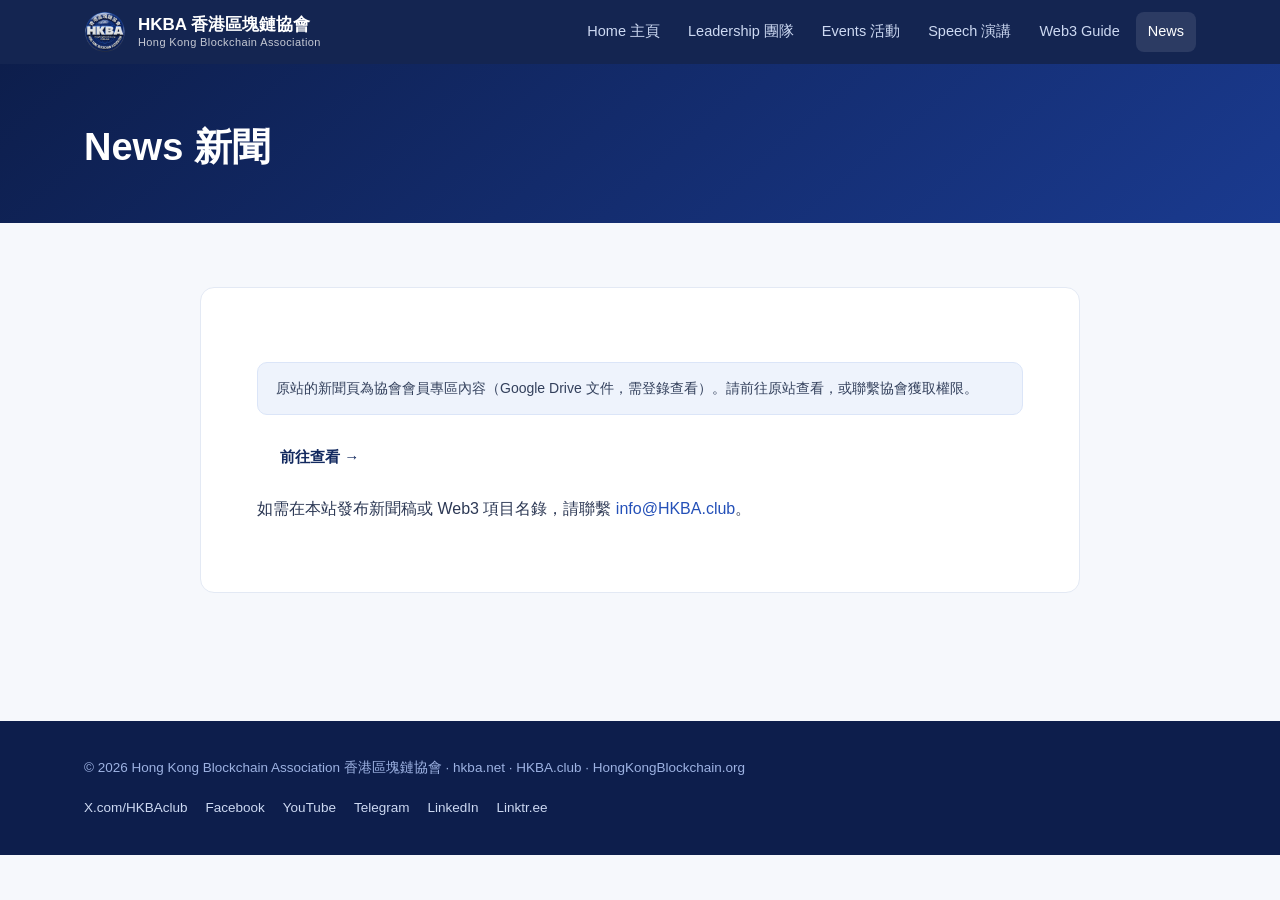
<file: news.html>
<!DOCTYPE html>
<html lang="zh-Hant">
<head>
<meta charset="UTF-8" />
<meta name="viewport" content="width=device-width, initial-scale=1.0" />
<title>News — 香港區塊鏈協會 HKBA</title>
<meta name="description" content="HKBA 新聞與媒體報導 News and media." />
<meta property="og:title" content="News — 香港區塊鏈協會 HKBA" />
<meta property="og:description" content="HKBA 新聞與媒體報導 News and media." />
<meta property="og:type" content="website" />
<meta property="og:url" content="https://hkba.net/news" />
<meta property="og:image" content="https://hkba.net/assets/img/logo.png" />
<meta property="og:site_name" content="Hong Kong Blockchain Association 香港區塊鏈協會" />
<meta property="og:locale" content="zh_HK" />
<meta property="og:locale:alternate" content="en_US" />
<link rel="canonical" href="https://hkba.net/news" />
<link rel="icon" type="image/png" href="assets/img/logo.png" />
<link rel="stylesheet" href="assets/css/style.css" />

</head>
<body>
<header class="site-head">
  <div class="wrap">
    <a class="brand" href="index.html">
      <img src="assets/img/logo.png" alt="HKBA logo" />
      <span class="t">HKBA 香港區塊鏈協會<small>Hong Kong Blockchain Association</small></span>
    </a>
    <button class="nav-toggle" onclick="document.querySelector('nav.main').classList.toggle('open')">☰ Menu</button>
    <nav class="main"><a href="index.html">Home 主頁</a><a href="leadership.html">Leadership 團隊</a><a href="events.html">Events 活動</a><a href="speech.html">Speech 演講</a><a href="web3listing-guide.html">Web3 Guide</a><a href="news.html" class="on">News</a></nav>
  </div>
</header>

<section class="page-head"><div class="wrap"><h1>News 新聞</h1></div></section>
<section class="section"><div class="wrap"><article class="article">
  <div class="note">原站的新聞頁為協會會員專區內容（Google Drive 文件，需登錄查看）。請前往原站查看，或聯繫協會獲取權限。</div>
  <p><a class="btn btn-solid" href="https://sites.google.com/view/hongkongblockchain/news" target="_blank" rel="noopener">前往查看 →</a></p>
  <p>如需在本站發布新聞稿或 Web3 項目名錄，請聯繫 <a href="mailto:info@HKBA.club">info@HKBA.club</a>。</p>
</article></div></section>

<footer class="site-foot">
  <div class="wrap">
    <div>© 2026 Hong Kong Blockchain Association 香港區塊鏈協會 · hkba.net · HKBA.club · HongKongBlockchain.org</div>
    <div class="cols">
      <a href="https://x.com/HKBAclub">X.com/HKBAclub</a>
      <a href="https://facebook.com/HongKongBA">Facebook</a>
      <a href="https://www.youtube.com/@HongKongBlockchain">YouTube</a>
      <a href="https://t.me/HKBAclub">Telegram</a>
      <a href="https://www.linkedin.com/company/hongkongblockchain">LinkedIn</a>
      <a href="https://linktr.ee/HKBA">Linktr.ee</a>
    </div>
  </div>
</footer>
<script>
document.addEventListener('click', e => {
  if (!e.target.closest('.site-head')) document.querySelector('nav.main')?.classList.remove('open');
});
</script>
</body>
</html>
</file>
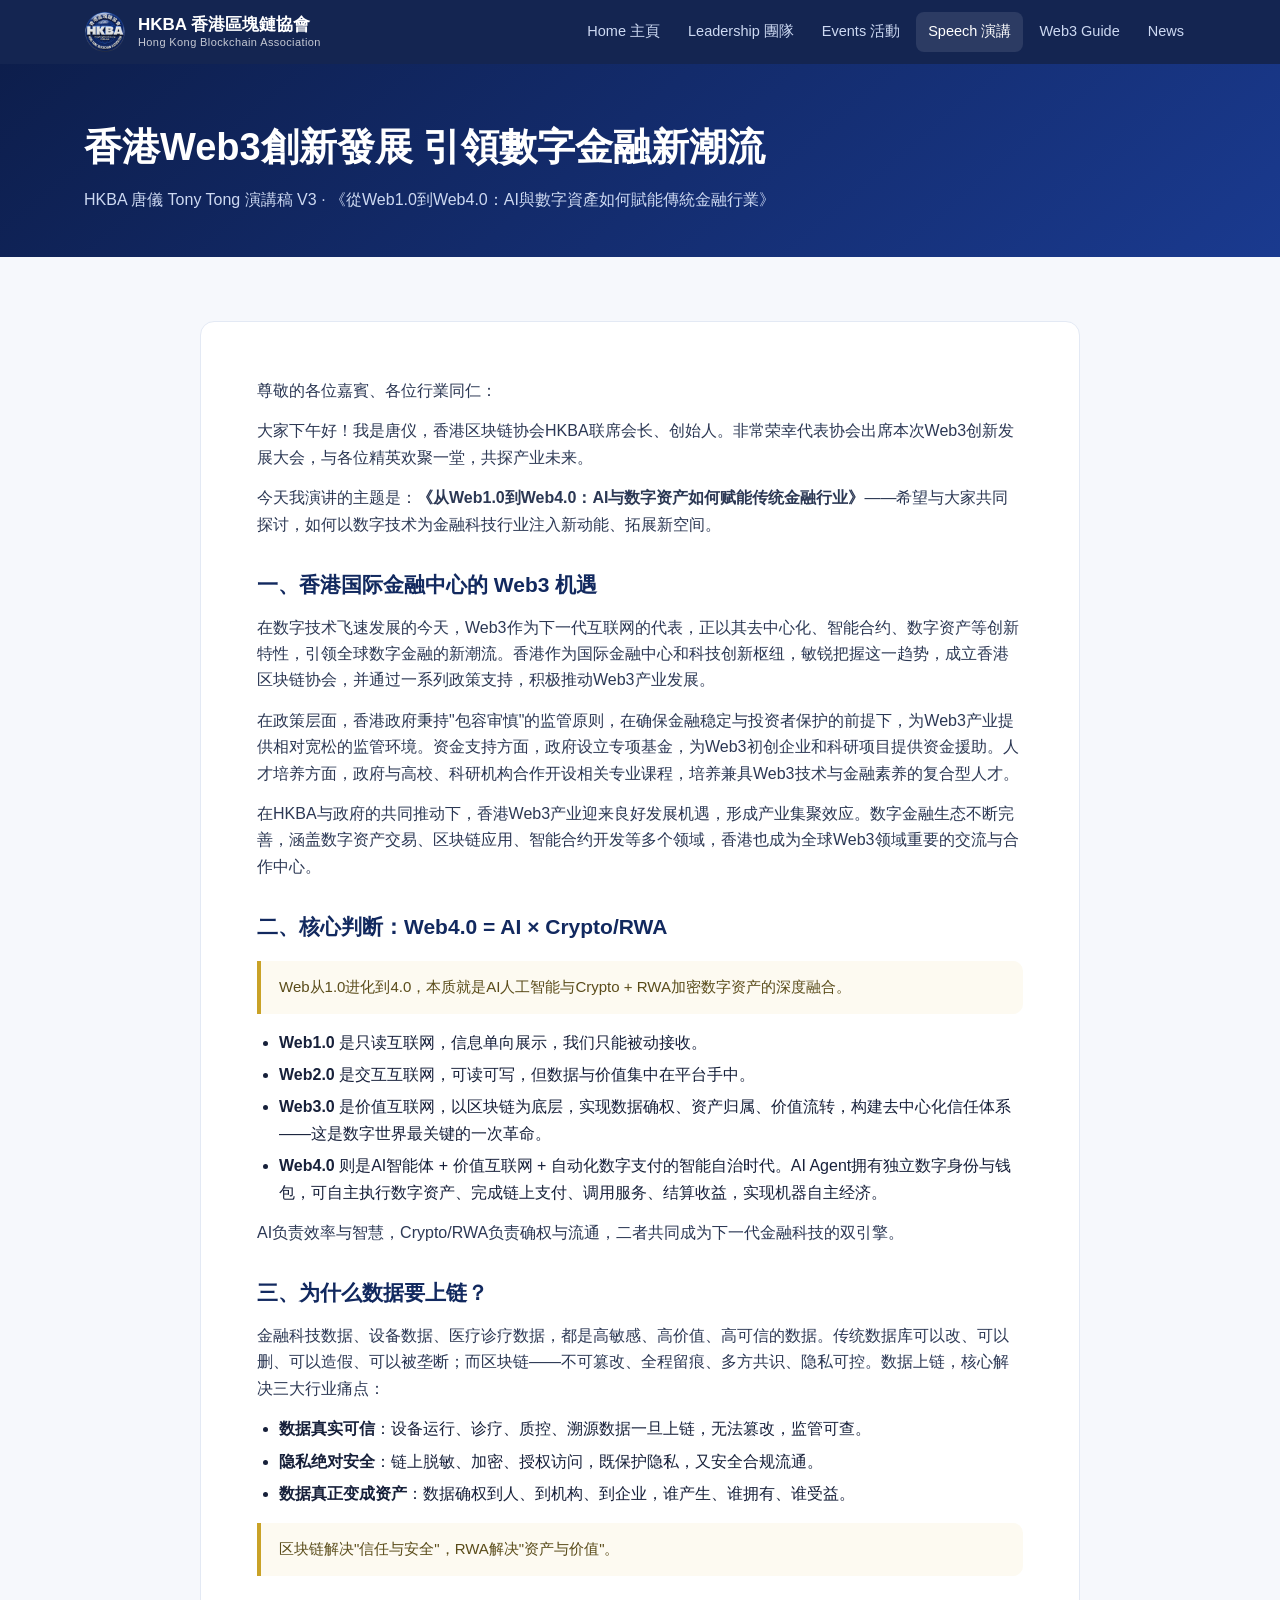
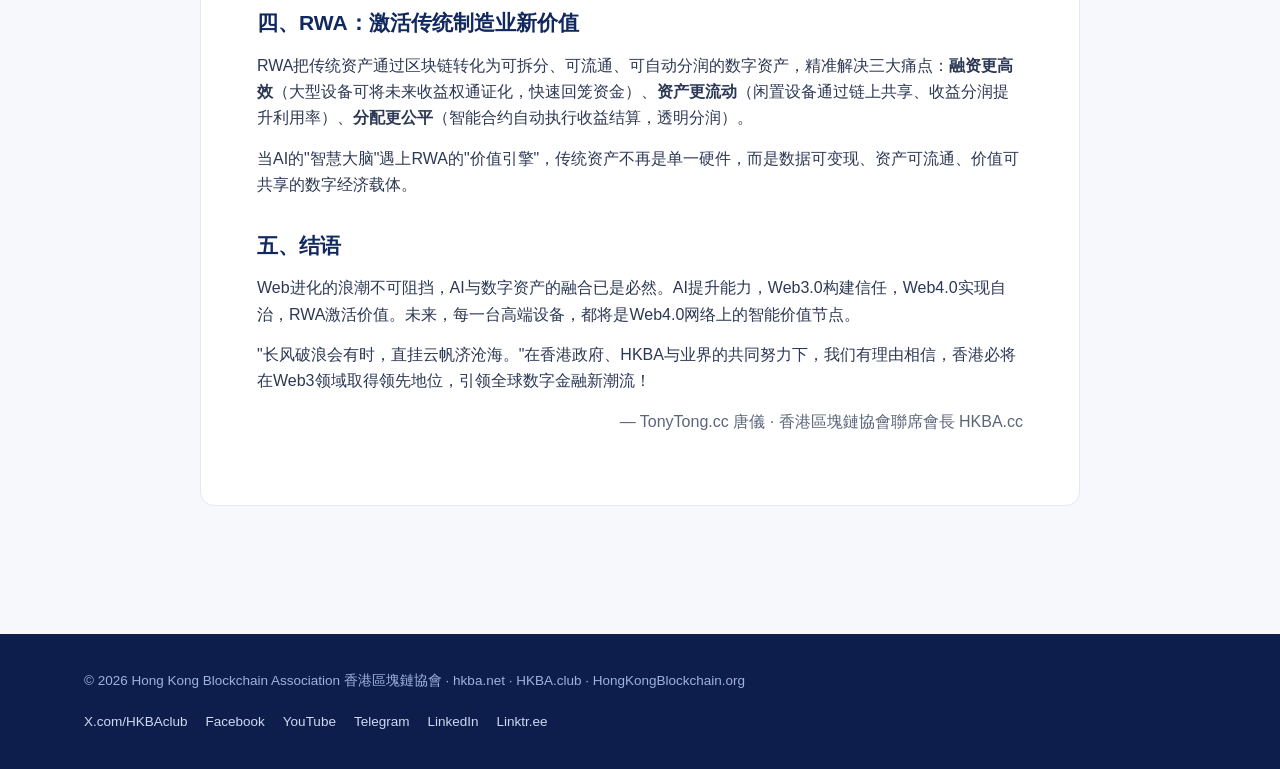
<file: speech.html>
<!DOCTYPE html>
<html lang="zh-Hant">
<head>
<meta charset="UTF-8" />
<meta name="viewport" content="width=device-width, initial-scale=1.0" />
<title>演講 — 香港Web3創新發展 引領數字金融新潮流 | HKBA 唐儀</title>
<meta name="description" content="HKBA 聯席會長唐儀演講稿：從 Web1.0 到 Web4.0 —— AI 與數字資產如何賦能傳統金融行業。" />
<meta property="og:title" content="演講 — 香港Web3創新發展 引領數字金融新潮流 | HKBA 唐儀" />
<meta property="og:description" content="HKBA 聯席會長唐儀演講稿：從 Web1.0 到 Web4.0 —— AI 與數字資產如何賦能傳統金融行業。" />
<meta property="og:type" content="website" />
<meta property="og:url" content="https://hkba.net/speech" />
<meta property="og:image" content="https://hkba.net/assets/img/logo.png" />
<meta property="og:site_name" content="Hong Kong Blockchain Association 香港區塊鏈協會" />
<meta property="og:locale" content="zh_HK" />
<meta property="og:locale:alternate" content="en_US" />
<link rel="canonical" href="https://hkba.net/speech" />
<link rel="icon" type="image/png" href="assets/img/logo.png" />
<link rel="stylesheet" href="assets/css/style.css" />

</head>
<body>
<header class="site-head">
  <div class="wrap">
    <a class="brand" href="index.html">
      <img src="assets/img/logo.png" alt="HKBA logo" />
      <span class="t">HKBA 香港區塊鏈協會<small>Hong Kong Blockchain Association</small></span>
    </a>
    <button class="nav-toggle" onclick="document.querySelector('nav.main').classList.toggle('open')">☰ Menu</button>
    <nav class="main"><a href="index.html">Home 主頁</a><a href="leadership.html">Leadership 團隊</a><a href="events.html">Events 活動</a><a href="speech.html" class="on">Speech 演講</a><a href="web3listing-guide.html">Web3 Guide</a><a href="news.html">News</a></nav>
  </div>
</header>

<section class="page-head"><div class="wrap">
  <h1>香港Web3創新發展 引領數字金融新潮流</h1>
  <p>HKBA 唐儀 Tony Tong 演講稿 V3 · 《從Web1.0到Web4.0：AI與數字資產如何賦能傳統金融行業》</p>
</div></section>
<section class="section"><div class="wrap"><article class="article">
  <p>尊敬的各位嘉賓、各位行業同仁：</p>
  <p>大家下午好！我是唐仪，香港区块链协会HKBA联席会长、创始人。非常荣幸代表协会出席本次Web3创新发展大会，与各位精英欢聚一堂，共探产业未来。</p>
  <p>今天我演讲的主题是：<strong>《从Web1.0到Web4.0：AI与数字资产如何赋能传统金融行业》</strong>——希望与大家共同探讨，如何以数字技术为金融科技行业注入新动能、拓展新空间。</p>

  <h2>一、香港国际金融中心的 Web3 机遇</h2>
  <p>在数字技术飞速发展的今天，Web3作为下一代互联网的代表，正以其去中心化、智能合约、数字资产等创新特性，引领全球数字金融的新潮流。香港作为国际金融中心和科技创新枢纽，敏锐把握这一趋势，成立香港区块链协会，并通过一系列政策支持，积极推动Web3产业发展。</p>
  <p>在政策层面，香港政府秉持"包容审慎"的监管原则，在确保金融稳定与投资者保护的前提下，为Web3产业提供相对宽松的监管环境。资金支持方面，政府设立专项基金，为Web3初创企业和科研项目提供资金援助。人才培养方面，政府与高校、科研机构合作开设相关专业课程，培养兼具Web3技术与金融素养的复合型人才。</p>
  <p>在HKBA与政府的共同推动下，香港Web3产业迎来良好发展机遇，形成产业集聚效应。数字金融生态不断完善，涵盖数字资产交易、区块链应用、智能合约开发等多个领域，香港也成为全球Web3领域重要的交流与合作中心。</p>

  <h2>二、核心判断：Web4.0 = AI × Crypto/RWA</h2>
  <blockquote>Web从1.0进化到4.0，本质就是AI人工智能与Crypto + RWA加密数字资产的深度融合。</blockquote>
  <ul>
    <li><strong>Web1.0</strong> 是只读互联网，信息单向展示，我们只能被动接收。</li>
    <li><strong>Web2.0</strong> 是交互互联网，可读可写，但数据与价值集中在平台手中。</li>
    <li><strong>Web3.0</strong> 是价值互联网，以区块链为底层，实现数据确权、资产归属、价值流转，构建去中心化信任体系——这是数字世界最关键的一次革命。</li>
    <li><strong>Web4.0</strong> 则是AI智能体 + 价值互联网 + 自动化数字支付的智能自治时代。AI Agent拥有独立数字身份与钱包，可自主执行数字资产、完成链上支付、调用服务、结算收益，实现机器自主经济。</li>
  </ul>
  <p>AI负责效率与智慧，Crypto/RWA负责确权与流通，二者共同成为下一代金融科技的双引擎。</p>

  <h2>三、为什么数据要上链？</h2>
  <p>金融科技数据、设备数据、医疗诊疗数据，都是高敏感、高价值、高可信的数据。传统数据库可以改、可以删、可以造假、可以被垄断；而区块链——不可篡改、全程留痕、多方共识、隐私可控。数据上链，核心解决三大行业痛点：</p>
  <ul>
    <li><strong>数据真实可信</strong>：设备运行、诊疗、质控、溯源数据一旦上链，无法篡改，监管可查。</li>
    <li><strong>隐私绝对安全</strong>：链上脱敏、加密、授权访问，既保护隐私，又安全合规流通。</li>
    <li><strong>数据真正变成资产</strong>：数据确权到人、到机构、到企业，谁产生、谁拥有、谁受益。</li>
  </ul>
  <blockquote>区块链解决"信任与安全"，RWA解决"资产与价值"。</blockquote>

  <h2>四、RWA：激活传统制造业新价值</h2>
  <p>RWA把传统资产通过区块链转化为可拆分、可流通、可自动分润的数字资产，精准解决三大痛点：<strong>融资更高效</strong>（大型设备可将未来收益权通证化，快速回笼资金）、<strong>资产更流动</strong>（闲置设备通过链上共享、收益分润提升利用率）、<strong>分配更公平</strong>（智能合约自动执行收益结算，透明分润）。</p>
  <p>当AI的"智慧大脑"遇上RWA的"价值引擎"，传统资产不再是单一硬件，而是数据可变现、资产可流通、价值可共享的数字经济载体。</p>

  <h2>五、结语</h2>
  <p>Web进化的浪潮不可阻挡，AI与数字资产的融合已是必然。AI提升能力，Web3.0构建信任，Web4.0实现自治，RWA激活价值。未来，每一台高端设备，都将是Web4.0网络上的智能价值节点。</p>
  <p>"长风破浪会有时，直挂云帆济沧海。"在香港政府、HKBA与业界的共同努力下，我们有理由相信，香港必将在Web3领域取得领先地位，引领全球数字金融新潮流！</p>
  <p style="text-align:right; color:var(--muted)">— TonyTong.cc 唐儀 · 香港區塊鏈協會聯席會長 HKBA.cc</p>
</article></div></section>

<footer class="site-foot">
  <div class="wrap">
    <div>© 2026 Hong Kong Blockchain Association 香港區塊鏈協會 · hkba.net · HKBA.club · HongKongBlockchain.org</div>
    <div class="cols">
      <a href="https://x.com/HKBAclub">X.com/HKBAclub</a>
      <a href="https://facebook.com/HongKongBA">Facebook</a>
      <a href="https://www.youtube.com/@HongKongBlockchain">YouTube</a>
      <a href="https://t.me/HKBAclub">Telegram</a>
      <a href="https://www.linkedin.com/company/hongkongblockchain">LinkedIn</a>
      <a href="https://linktr.ee/HKBA">Linktr.ee</a>
    </div>
  </div>
</footer>
<script>
document.addEventListener('click', e => {
  if (!e.target.closest('.site-head')) document.querySelector('nav.main')?.classList.remove('open');
});
</script>
</body>
</html>
</file>
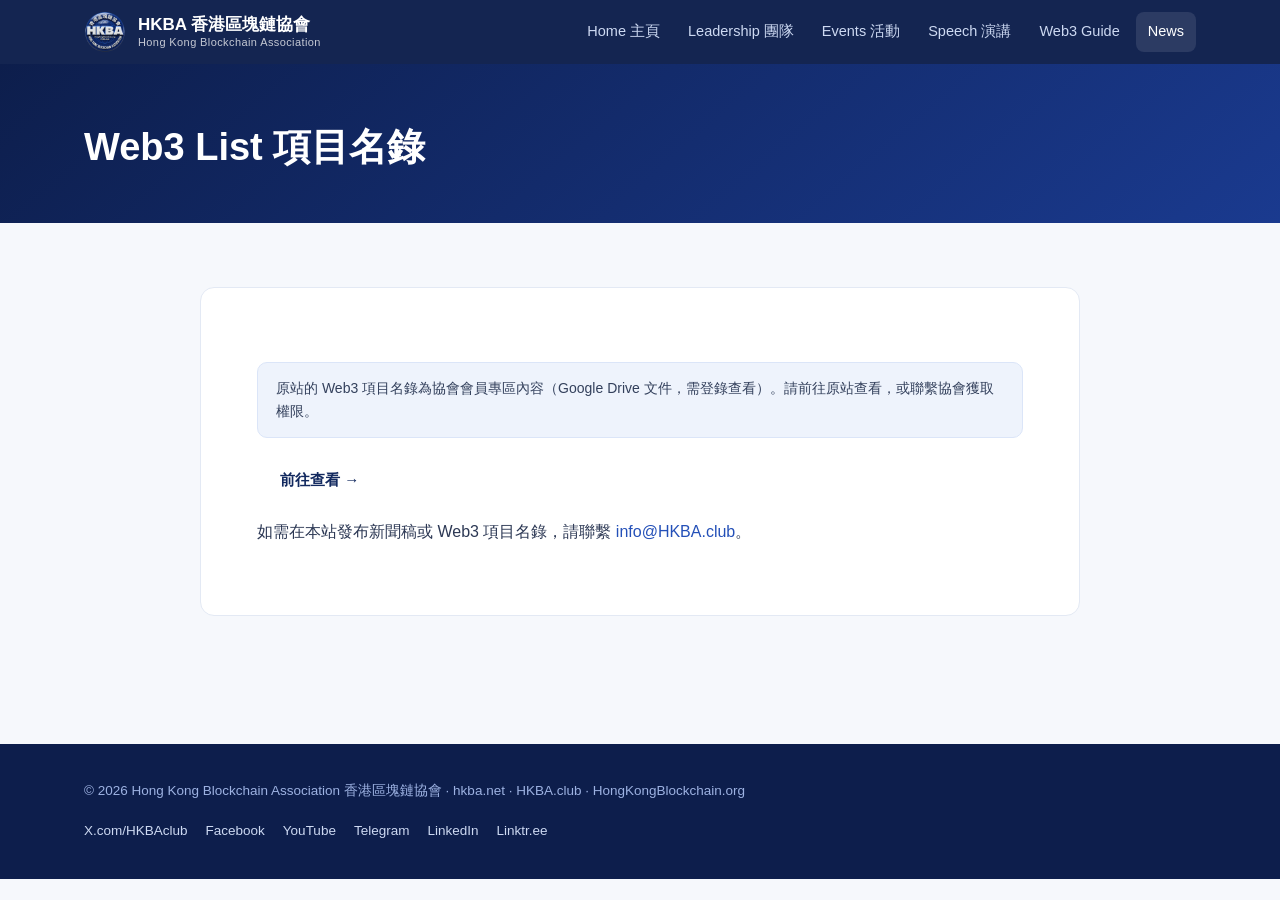
<file: web3list.html>
<!DOCTYPE html>
<html lang="zh-Hant">
<head>
<meta charset="UTF-8" />
<meta name="viewport" content="width=device-width, initial-scale=1.0" />
<title>News — 香港區塊鏈協會 HKBA</title>
<meta name="description" content="HKBA 新聞與媒體報導 News and media." />
<meta property="og:title" content="News — 香港區塊鏈協會 HKBA" />
<meta property="og:description" content="HKBA 新聞與媒體報導 News and media." />
<meta property="og:type" content="website" />
<meta property="og:url" content="https://hkba.net/news" />
<meta property="og:image" content="https://hkba.net/assets/img/logo.png" />
<meta property="og:site_name" content="Hong Kong Blockchain Association 香港區塊鏈協會" />
<meta property="og:locale" content="zh_HK" />
<meta property="og:locale:alternate" content="en_US" />
<link rel="canonical" href="https://hkba.net/news" />
<link rel="icon" type="image/png" href="assets/img/logo.png" />
<link rel="stylesheet" href="assets/css/style.css" />

</head>
<body>
<header class="site-head">
  <div class="wrap">
    <a class="brand" href="index.html">
      <img src="assets/img/logo.png" alt="HKBA logo" />
      <span class="t">HKBA 香港區塊鏈協會<small>Hong Kong Blockchain Association</small></span>
    </a>
    <button class="nav-toggle" onclick="document.querySelector('nav.main').classList.toggle('open')">☰ Menu</button>
    <nav class="main"><a href="index.html">Home 主頁</a><a href="leadership.html">Leadership 團隊</a><a href="events.html">Events 活動</a><a href="speech.html">Speech 演講</a><a href="web3listing-guide.html">Web3 Guide</a><a href="news.html" class="on">News</a></nav>
  </div>
</header>

<section class="page-head"><div class="wrap"><h1>Web3 List 項目名錄</h1></div></section>
<section class="section"><div class="wrap"><article class="article">
  <div class="note">原站的 Web3 項目名錄為協會會員專區內容（Google Drive 文件，需登錄查看）。請前往原站查看，或聯繫協會獲取權限。</div>
  <p><a class="btn btn-solid" href="https://sites.google.com/view/hongkongblockchain/web3list" target="_blank" rel="noopener">前往查看 →</a></p>
  <p>如需在本站發布新聞稿或 Web3 項目名錄，請聯繫 <a href="mailto:info@HKBA.club">info@HKBA.club</a>。</p>
</article></div></section>

<footer class="site-foot">
  <div class="wrap">
    <div>© 2026 Hong Kong Blockchain Association 香港區塊鏈協會 · hkba.net · HKBA.club · HongKongBlockchain.org</div>
    <div class="cols">
      <a href="https://x.com/HKBAclub">X.com/HKBAclub</a>
      <a href="https://facebook.com/HongKongBA">Facebook</a>
      <a href="https://www.youtube.com/@HongKongBlockchain">YouTube</a>
      <a href="https://t.me/HKBAclub">Telegram</a>
      <a href="https://www.linkedin.com/company/hongkongblockchain">LinkedIn</a>
      <a href="https://linktr.ee/HKBA">Linktr.ee</a>
    </div>
  </div>
</footer>
<script>
document.addEventListener('click', e => {
  if (!e.target.closest('.site-head')) document.querySelector('nav.main')?.classList.remove('open');
});
</script>
</body>
</html>
</file>
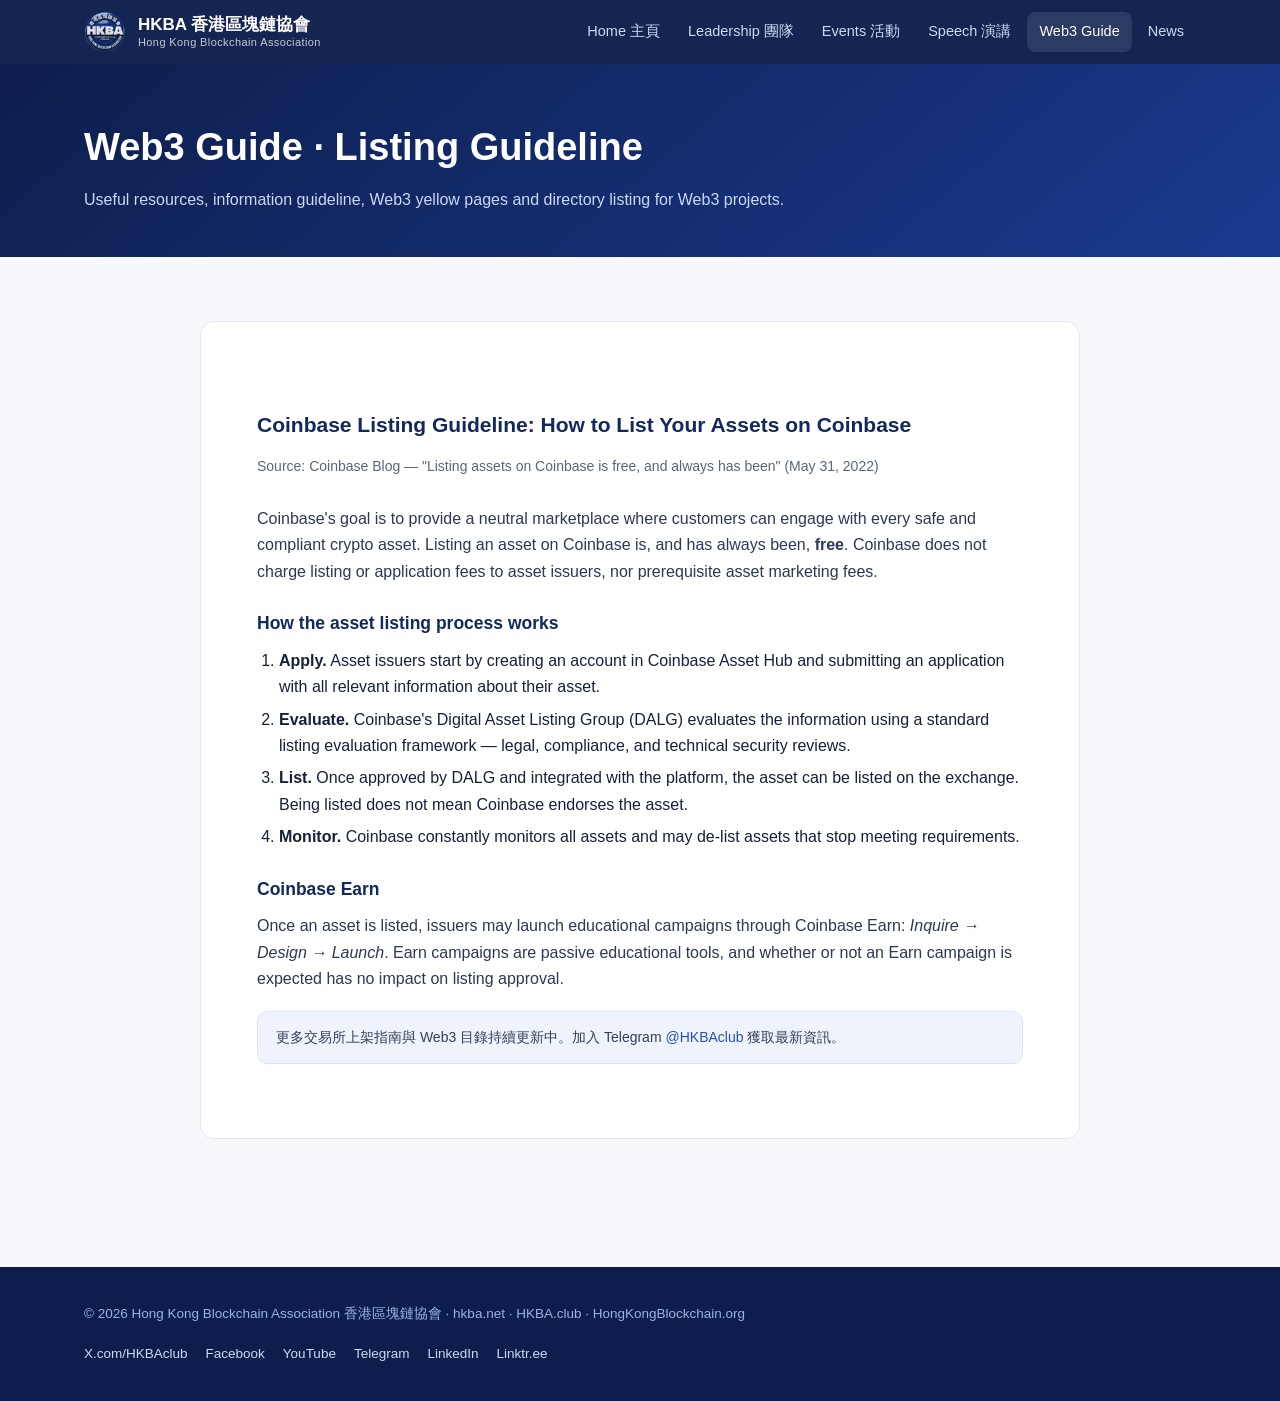
<file: web3listing-guide.html>
<!DOCTYPE html>
<html lang="zh-Hant">
<head>
<meta charset="UTF-8" />
<meta name="viewport" content="width=device-width, initial-scale=1.0" />
<title>Web3 Listing Guide — HKBA</title>
<meta name="description" content="Useful resources, listing guidelines and Web3 directory — Coinbase listing process and more. HKBA Web3 黃頁與上架指南。" />
<meta property="og:title" content="Web3 Listing Guide — HKBA" />
<meta property="og:description" content="Useful resources, listing guidelines and Web3 directory — Coinbase listing process and more. HKBA Web3 黃頁與上架指南。" />
<meta property="og:type" content="website" />
<meta property="og:url" content="https://hkba.net/web3listing-guide" />
<meta property="og:image" content="https://hkba.net/assets/img/logo.png" />
<meta property="og:site_name" content="Hong Kong Blockchain Association 香港區塊鏈協會" />
<meta property="og:locale" content="zh_HK" />
<meta property="og:locale:alternate" content="en_US" />
<link rel="canonical" href="https://hkba.net/web3listing-guide" />
<link rel="icon" type="image/png" href="assets/img/logo.png" />
<link rel="stylesheet" href="assets/css/style.css" />

</head>
<body>
<header class="site-head">
  <div class="wrap">
    <a class="brand" href="index.html">
      <img src="assets/img/logo.png" alt="HKBA logo" />
      <span class="t">HKBA 香港區塊鏈協會<small>Hong Kong Blockchain Association</small></span>
    </a>
    <button class="nav-toggle" onclick="document.querySelector('nav.main').classList.toggle('open')">☰ Menu</button>
    <nav class="main"><a href="index.html">Home 主頁</a><a href="leadership.html">Leadership 團隊</a><a href="events.html">Events 活動</a><a href="speech.html">Speech 演講</a><a href="web3listing-guide.html" class="on">Web3 Guide</a><a href="news.html">News</a></nav>
  </div>
</header>

<section class="page-head"><div class="wrap">
  <h1>Web3 Guide · Listing Guideline</h1>
  <p>Useful resources, information guideline, Web3 yellow pages and directory listing for Web3 projects.</p>
</div></section>
<section class="section"><div class="wrap"><article class="article">
  <h2>Coinbase Listing Guideline: How to List Your Assets on Coinbase</h2>
  <p class="meta">Source: Coinbase Blog — "Listing assets on Coinbase is free, and always has been" (May 31, 2022)</p>
  <p>Coinbase's goal is to provide a neutral marketplace where customers can engage with every safe and compliant crypto asset. Listing an asset on Coinbase is, and has always been, <strong>free</strong>. Coinbase does not charge listing or application fees to asset issuers, nor prerequisite asset marketing fees.</p>
  <h3>How the asset listing process works</h3>
  <ol>
    <li><strong>Apply.</strong> Asset issuers start by creating an account in Coinbase Asset Hub and submitting an application with all relevant information about their asset.</li>
    <li><strong>Evaluate.</strong> Coinbase's Digital Asset Listing Group (DALG) evaluates the information using a standard listing evaluation framework — legal, compliance, and technical security reviews.</li>
    <li><strong>List.</strong> Once approved by DALG and integrated with the platform, the asset can be listed on the exchange. Being listed does not mean Coinbase endorses the asset.</li>
    <li><strong>Monitor.</strong> Coinbase constantly monitors all assets and may de-list assets that stop meeting requirements.</li>
  </ol>
  <h3>Coinbase Earn</h3>
  <p>Once an asset is listed, issuers may launch educational campaigns through Coinbase Earn: <em>Inquire → Design → Launch</em>. Earn campaigns are passive educational tools, and whether or not an Earn campaign is expected has no impact on listing approval.</p>
  <div class="note">更多交易所上架指南與 Web3 目錄持續更新中。加入 Telegram <a href="https://t.me/HKBAclub" target="_blank" rel="noopener">@HKBAclub</a> 獲取最新資訊。</div>
</article></div></section>

<footer class="site-foot">
  <div class="wrap">
    <div>© 2026 Hong Kong Blockchain Association 香港區塊鏈協會 · hkba.net · HKBA.club · HongKongBlockchain.org</div>
    <div class="cols">
      <a href="https://x.com/HKBAclub">X.com/HKBAclub</a>
      <a href="https://facebook.com/HongKongBA">Facebook</a>
      <a href="https://www.youtube.com/@HongKongBlockchain">YouTube</a>
      <a href="https://t.me/HKBAclub">Telegram</a>
      <a href="https://www.linkedin.com/company/hongkongblockchain">LinkedIn</a>
      <a href="https://linktr.ee/HKBA">Linktr.ee</a>
    </div>
  </div>
</footer>
<script>
document.addEventListener('click', e => {
  if (!e.target.closest('.site-head')) document.querySelector('nav.main')?.classList.remove('open');
});
</script>
</body>
</html>
</file>
<file: assets/css/style.css>
/* HKBA — Hong Kong Blockchain Association · hkba.net */
:root {
  --blue-900: #0d1e4c;
  --blue-800: #12295f;
  --blue-700: #1a3a8f;
  --blue-600: #2450b8;
  --blue-500: #2f63d9;
  --blue-100: #dbe5f8;
  --blue-50: #eef3fc;
  --ink: #17203a;
  --muted: #5b6579;
  --paper: #ffffff;
  --bg: #f6f8fc;
  --gold: #c9a227;
  --line: #e3e9f4;
  --radius: 14px;
  --shadow: 0 6px 24px rgba(13, 30, 76, .08);
  --font: "Helvetica Neue", Arial, "PingFang TC", "Microsoft JhengHei", "Noto Sans TC", sans-serif;
}
* { margin: 0; padding: 0; box-sizing: border-box; }
html { scroll-behavior: smooth; }
body { font-family: var(--font); color: var(--ink); background: var(--bg); line-height: 1.65; font-size: 16px; }
img { max-width: 100%; display: block; }
a { color: var(--blue-600); text-decoration: none; }
a:hover { text-decoration: underline; }
.wrap { max-width: 1160px; margin: 0 auto; padding: 0 24px; }

/* header */
.site-head { position: sticky; top: 0; z-index: 50; background: rgba(13, 30, 76, .97); backdrop-filter: blur(6px); }
.site-head .wrap { display: flex; align-items: center; gap: 18px; min-height: 64px; }
.brand { display: flex; align-items: center; gap: 12px; color: #fff; }
.brand img { width: 42px; height: 42px; border-radius: 50%; }
.brand .t { font-weight: 700; font-size: 17px; line-height: 1.2; }
.brand .t small { display: block; font-weight: 400; font-size: 11px; opacity: .75; letter-spacing: .4px; }
nav.main { margin-left: auto; display: flex; gap: 4px; flex-wrap: wrap; }
nav.main a { color: #cdd9f2; padding: 8px 12px; border-radius: 8px; font-size: 14.5px; }
nav.main a:hover, nav.main a.on { color: #fff; background: rgba(255, 255, 255, .1); text-decoration: none; }
.nav-toggle { display: none; margin-left: auto; background: none; border: 1px solid rgba(255,255,255,.3); color: #fff; border-radius: 8px; padding: 6px 12px; font-size: 15px; cursor: pointer; }

/* hero */
.hero { position: relative; background: linear-gradient(140deg, var(--blue-900) 0%, var(--blue-700) 62%, #2b57b8 100%); color: #fff; overflow: hidden; }
.hero::after { content: ""; position: absolute; inset: 0; background: url("assets/img/hero.jpg") center/cover; opacity: .16; mix-blend-mode: luminosity; }
.hero .wrap { position: relative; z-index: 1; padding: 72px 24px 64px; display: grid; grid-template-columns: 1.35fr .65fr; gap: 40px; align-items: center; }
.hero h1 { font-size: clamp(28px, 4.4vw, 44px); line-height: 1.18; letter-spacing: .5px; }
.hero .sub { margin-top: 14px; font-size: 17px; color: #cdd9f2; max-width: 640px; }
.hero .en { margin-top: 6px; font-size: 13.5px; color: #9db2e2; letter-spacing: .3px; }
.hero .cta { margin-top: 26px; display: flex; gap: 12px; flex-wrap: wrap; }
.btn { display: inline-block; padding: 11px 22px; border-radius: 10px; font-weight: 600; font-size: 15px; border: 1px solid transparent; }
.btn-solid { background: #fff; color: var(--blue-800); }
.btn-solid:hover { background: var(--blue-100); text-decoration: none; }
.btn-ghost { border-color: rgba(255, 255, 255, .45); color: #fff; }
.btn-ghost:hover { background: rgba(255, 255, 255, .12); text-decoration: none; }
.hero .badge-img { width: 100%; max-width: 300px; margin: 0 auto; filter: drop-shadow(0 14px 30px rgba(0, 0, 0, .35)); }

/* sections */
.section { padding: 64px 0; }
.section.alt { background: var(--paper); }
.sec-head { text-align: center; max-width: 760px; margin: 0 auto 40px; }
.sec-head .kicker { display: inline-block; font-size: 12.5px; letter-spacing: 2px; text-transform: uppercase; color: var(--blue-600); font-weight: 700; margin-bottom: 8px; }
.sec-head h2 { font-size: clamp(24px, 3vw, 32px); color: var(--blue-900); }
.sec-head p { margin-top: 10px; color: var(--muted); }

/* about */
.about-grid { display: grid; grid-template-columns: 1fr 1.25fr; gap: 36px; align-items: center; }
.about-grid img { border-radius: var(--radius); box-shadow: var(--shadow); }
.about-text h3 { color: var(--blue-800); margin-bottom: 12px; font-size: 21px; }
.about-text p { margin-bottom: 12px; color: #33405c; }
.about-text .en { color: var(--muted); font-size: 14.5px; border-left: 3px solid var(--blue-100); padding-left: 14px; margin-top: 14px; }

/* stats */
.stats { display: grid; grid-template-columns: repeat(4, 1fr); gap: 16px; }
.stat { background: var(--paper); border: 1px solid var(--line); border-radius: var(--radius); padding: 22px 18px; text-align: center; }
.stat b { display: block; font-size: 30px; color: var(--blue-700); }
.stat span { font-size: 13.5px; color: var(--muted); }

/* people */
.people-grid { display: grid; grid-template-columns: repeat(auto-fill, minmax(250px, 1fr)); gap: 20px; }
.person { background: var(--paper); border: 1px solid var(--line); border-radius: var(--radius); overflow: hidden; display: flex; flex-direction: column; transition: transform .15s, box-shadow .15s; }
.person:hover { transform: translateY(-3px); box-shadow: var(--shadow); }
.person .ph { aspect-ratio: 1; background: linear-gradient(140deg, var(--blue-800), var(--blue-600)); display: flex; align-items: center; justify-content: center; color: #fff; font-size: 44px; font-weight: 700; letter-spacing: 1px; }
.person .ph img { width: 100%; height: 100%; object-fit: cover; }
.person .bd { padding: 16px 18px 18px; display: flex; flex-direction: column; gap: 6px; flex: 1; }
.person .role { font-size: 12px; font-weight: 700; color: var(--blue-600); letter-spacing: .5px; }
.person .nm { font-size: 17.5px; font-weight: 700; color: var(--blue-900); }
.person .nm small { display: block; font-weight: 500; font-size: 13px; color: var(--muted); }
.person .bio { font-size: 13.5px; color: #46506a; flex: 1; }
.person .loc { font-size: 12.5px; color: var(--muted); }
.person .lk { display: flex; gap: 10px; margin-top: 4px; }
.person .lk a { font-size: 12.5px; font-weight: 600; }
.role-group { margin-bottom: 44px; }
.role-group > h3 { font-size: 20px; color: var(--blue-800); border-bottom: 2px solid var(--blue-100); padding-bottom: 10px; margin-bottom: 20px; }
.role-group > h3 small { color: var(--muted); font-weight: 400; font-size: 13.5px; margin-left: 8px; }

/* filters */
.filters { display: flex; flex-wrap: wrap; gap: 8px; justify-content: center; margin-bottom: 32px; }
.filters button { border: 1px solid var(--line); background: var(--paper); color: var(--ink); padding: 7px 16px; border-radius: 999px; font-size: 13.5px; cursor: pointer; }
.filters button.on, .filters button:hover { background: var(--blue-700); border-color: var(--blue-700); color: #fff; }

/* partners / logos */
.partners-img { border-radius: var(--radius); box-shadow: var(--shadow); }
.uni-grid { display: grid; grid-template-columns: repeat(auto-fill, minmax(250px, 1fr)); gap: 14px; }
.uni { background: var(--paper); border: 1px solid var(--line); border-radius: 12px; padding: 16px 18px; font-size: 14.5px; }
.uni b { color: var(--blue-800); display: block; }
.uni span { color: var(--muted); font-size: 13px; }

/* addresses */
.addr-grid { display: grid; grid-template-columns: repeat(auto-fill, minmax(320px, 1fr)); gap: 18px; }
.addr { background: var(--paper); border: 1px solid var(--line); border-radius: var(--radius); padding: 20px 22px; }
.addr h4 { color: var(--blue-800); margin-bottom: 8px; font-size: 15.5px; }
.addr p { font-size: 14px; color: #33405c; }
.addr a { font-size: 13px; }

/* contact / social */
.contact-band { background: linear-gradient(140deg, var(--blue-900), var(--blue-700)); color: #fff; border-radius: var(--radius); padding: 40px 36px; display: grid; grid-template-columns: 1.2fr .8fr; gap: 32px; align-items: center; }
.contact-band h2 { font-size: 26px; margin-bottom: 8px; }
.contact-band p { color: #cdd9f2; }
.social-list { display: grid; gap: 8px; }
.social-list a { color: #e6edfb; font-size: 14.5px; display: flex; gap: 8px; align-items: center; }
.social-list a:hover { color: #fff; }

/* footer */
footer.site-foot { background: var(--blue-900); color: #9db2e2; padding: 36px 0; margin-top: 64px; }
footer.site-foot .wrap { display: flex; flex-wrap: wrap; gap: 18px; justify-content: space-between; align-items: center; font-size: 13.5px; }
footer.site-foot a { color: #cdd9f2; }
footer.site-foot .cols { display: flex; gap: 18px; flex-wrap: wrap; }

/* article pages */
.article { background: var(--paper); border: 1px solid var(--line); border-radius: var(--radius); padding: clamp(24px, 5vw, 56px); max-width: 880px; margin: 0 auto; }
.article h1 { font-size: clamp(24px, 3.4vw, 34px); color: var(--blue-900); margin-bottom: 6px; }
.article .meta { color: var(--muted); font-size: 14px; margin-bottom: 28px; }
.article h2 { font-size: 21px; color: var(--blue-800); margin: 30px 0 12px; }
.article h3 { font-size: 17.5px; color: var(--blue-800); margin: 24px 0 10px; }
.article p { margin-bottom: 14px; color: #2c3854; }
.article ul, .article ol { margin: 0 0 14px 22px; }
.article li { margin-bottom: 6px; }
.article .note { background: var(--blue-50); border: 1px solid var(--blue-100); border-radius: 10px; padding: 14px 18px; font-size: 14px; color: #33405c; margin: 18px 0; }
.article blockquote { border-left: 4px solid var(--gold); background: #fdfaf1; padding: 14px 18px; border-radius: 0 10px 10px 0; margin: 16px 0; color: #5a4c1a; font-size: 15px; }

/* page head for subpages */
.page-head { background: linear-gradient(140deg, var(--blue-900), var(--blue-700)); color: #fff; padding: 52px 0 44px; }
.page-head h1 { font-size: clamp(26px, 3.6vw, 38px); }
.page-head p { color: #cdd9f2; margin-top: 8px; max-width: 720px; }

/* gallery */
.gal { display: grid; grid-template-columns: repeat(auto-fill, minmax(240px, 1fr)); gap: 12px; }
.gal img { border-radius: 12px; height: 190px; width: 100%; object-fit: cover; border: 1px solid var(--line); }

@media (max-width: 900px) {
  .hero .wrap { grid-template-columns: 1fr; text-align: center; }
  .hero .cta { justify-content: center; }
  .about-grid, .contact-band { grid-template-columns: 1fr; }
  .stats { grid-template-columns: repeat(2, 1fr); }
  nav.main { display: none; position: absolute; top: 64px; left: 0; right: 0; background: var(--blue-900); flex-direction: column; padding: 12px 18px 18px; }
  nav.main.open { display: flex; }
  .nav-toggle { display: block; }
}

/* FAQ */
.faq-list { display: grid; gap: 14px; max-width: 860px; margin: 0 auto; }
.faq { background: var(--card, #fff); border: 1px solid rgba(0,0,0,.08); border-radius: 12px; padding: 18px 22px; }
.faq h3 { margin: 0 0 8px; font-size: 1.05rem; }
.faq p { margin: 0; color: var(--muted, #555); line-height: 1.7; }

/* Contact form */
.contact-form { max-width: 720px; margin: 0 auto; display: grid; gap: 16px; }
.contact-form label { display: grid; gap: 6px; font-weight: 600; font-size: .95rem; }
.contact-form input, .contact-form textarea {
  font: inherit; padding: 12px 14px; border: 1px solid rgba(0,0,0,.15);
  border-radius: 8px; background: #fff; width: 100%;
}
.contact-form input:focus, .contact-form textarea:focus { outline: 2px solid var(--brand, #1652f0); border-color: transparent; }
.form-row { display: grid; grid-template-columns: 1fr 1fr; gap: 16px; }
@media (max-width: 640px) { .form-row { grid-template-columns: 1fr; } }
.contact-form .btn { justify-self: start; cursor: pointer; }
.form-ok { color: #0a7d33; font-weight: 600; margin: 0; }
</file>
